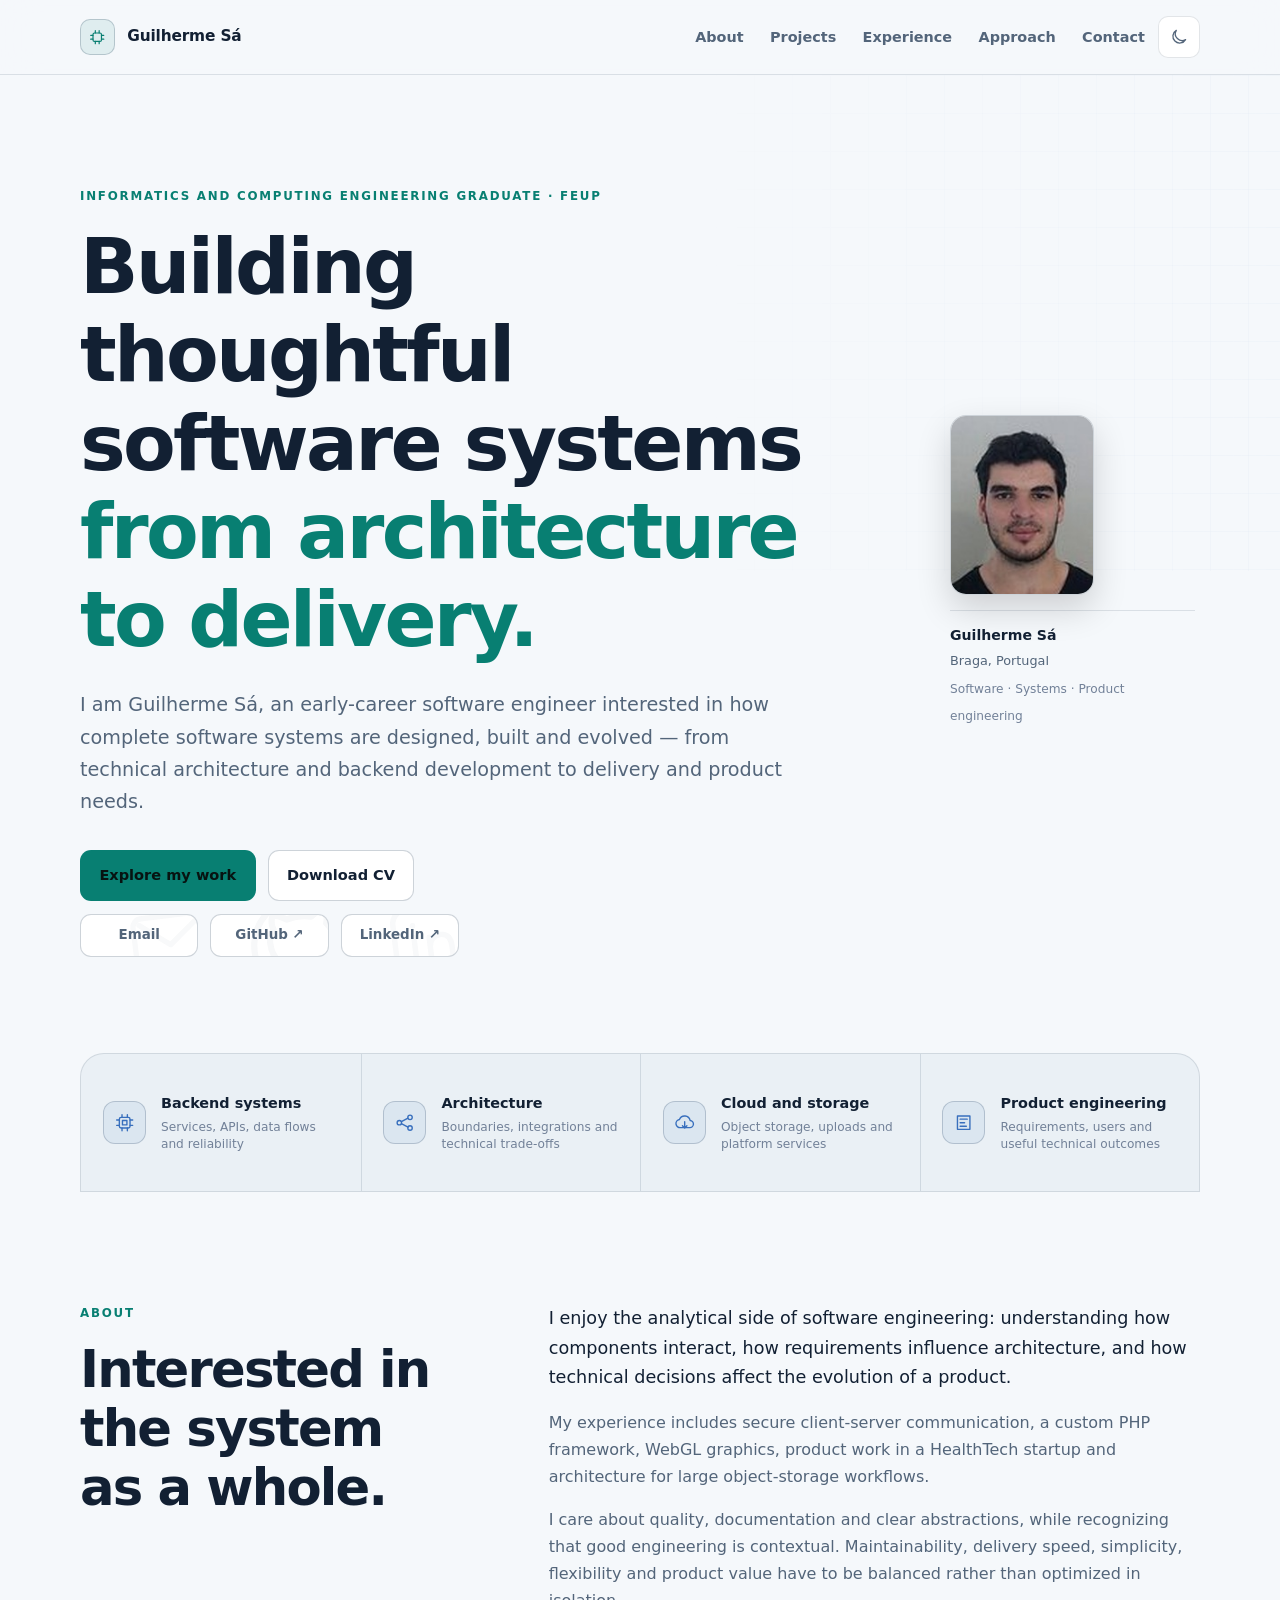
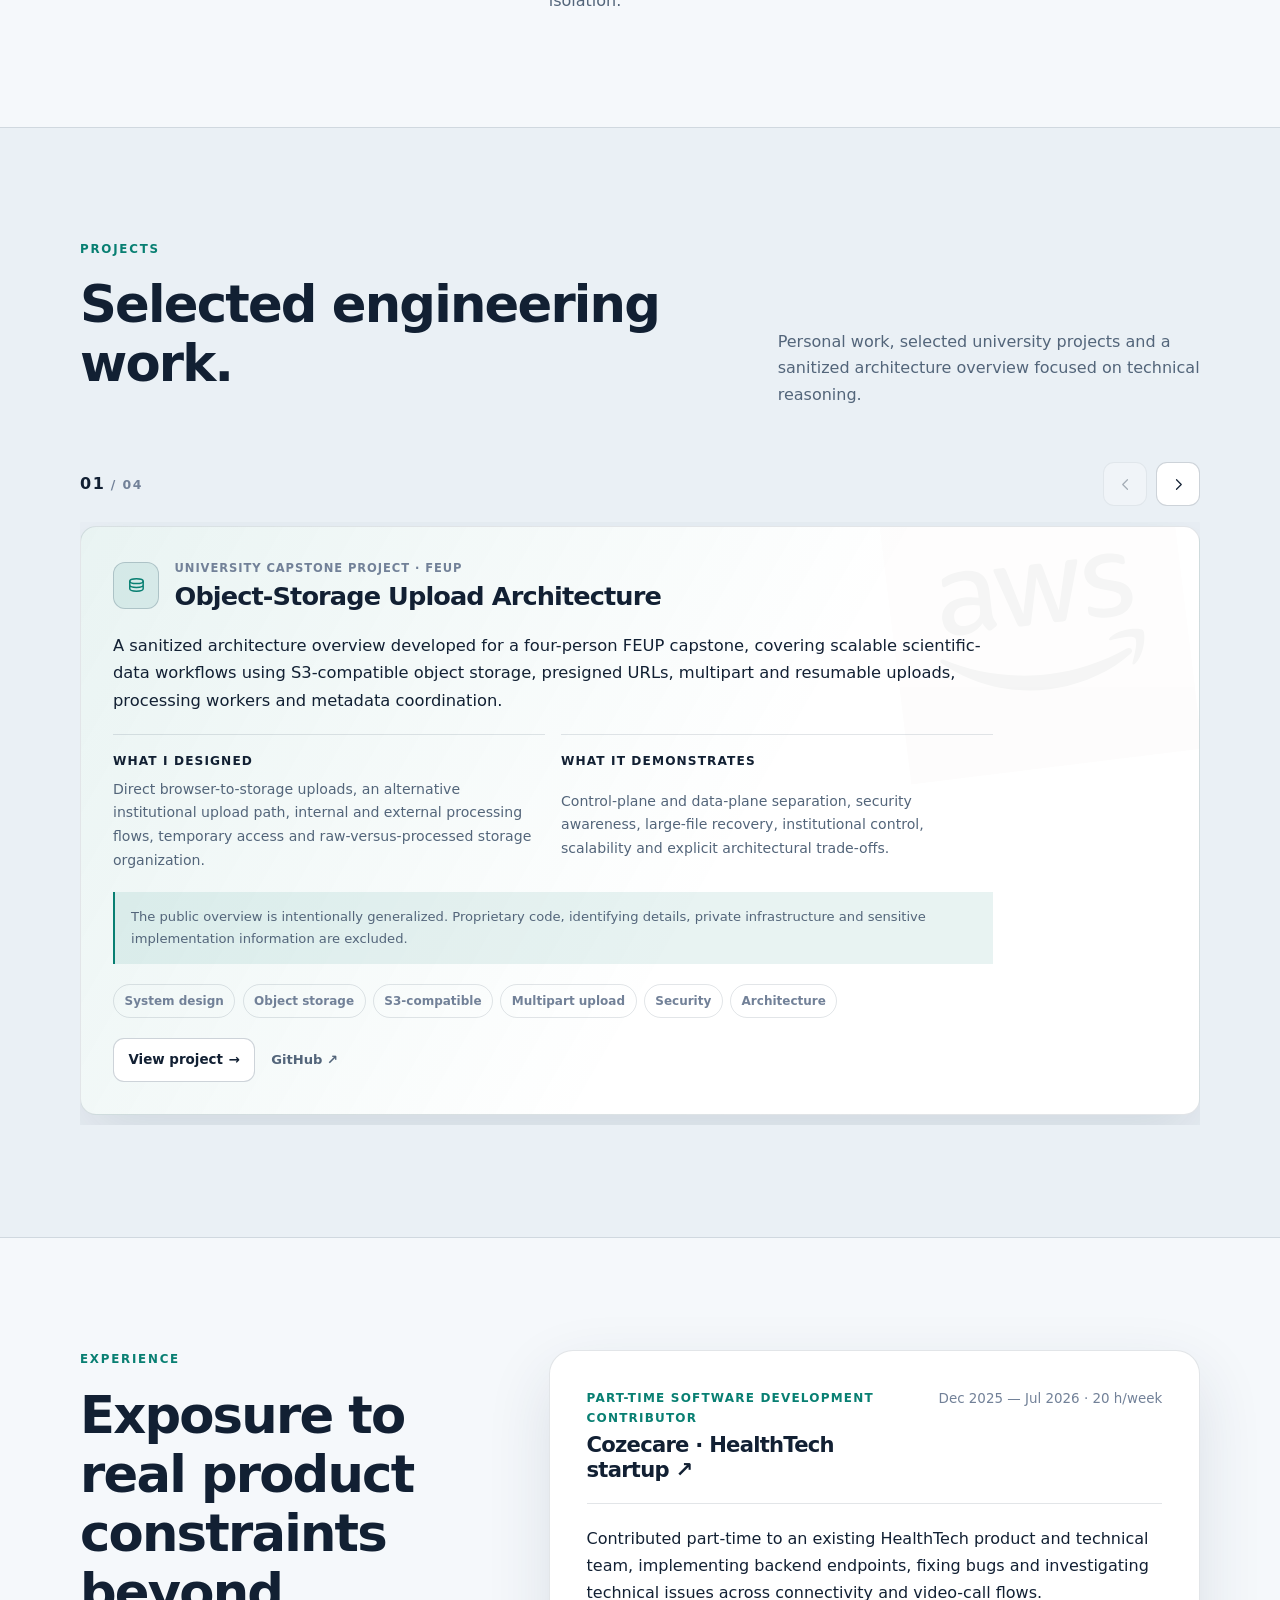
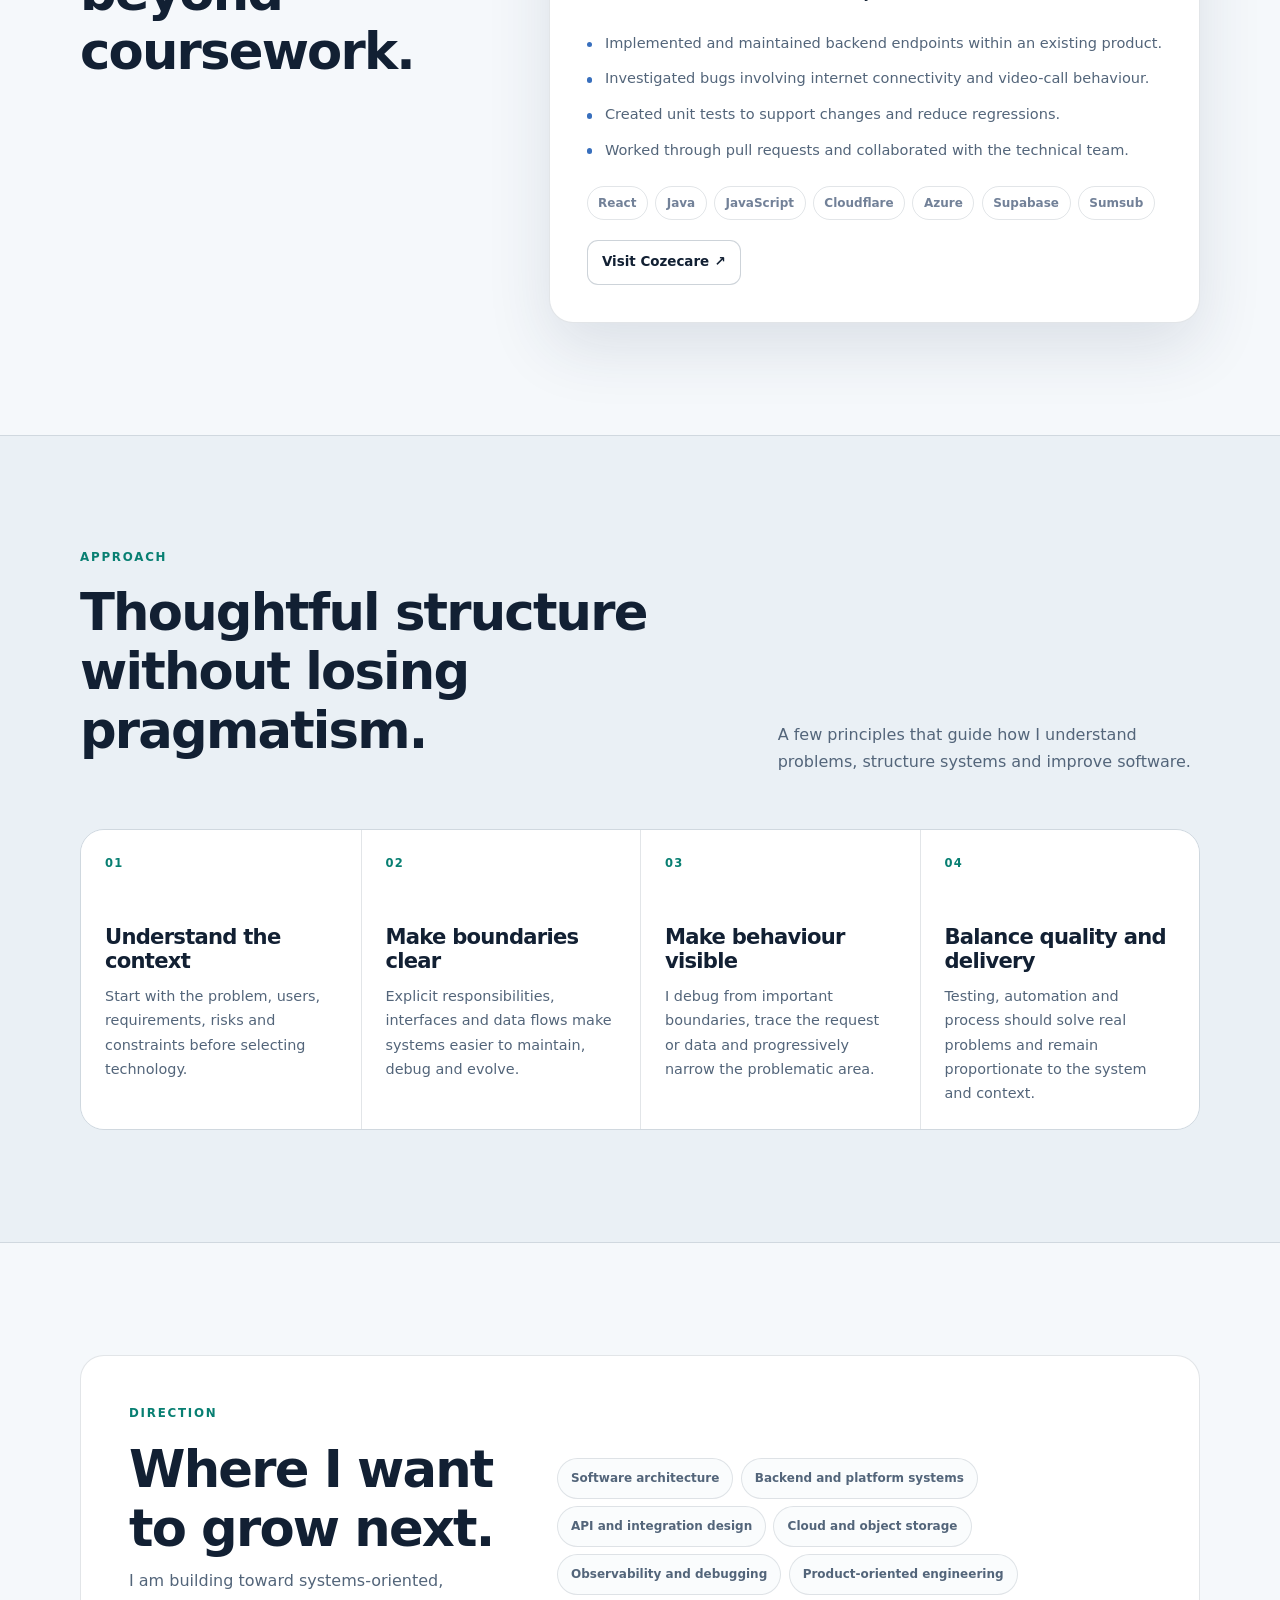
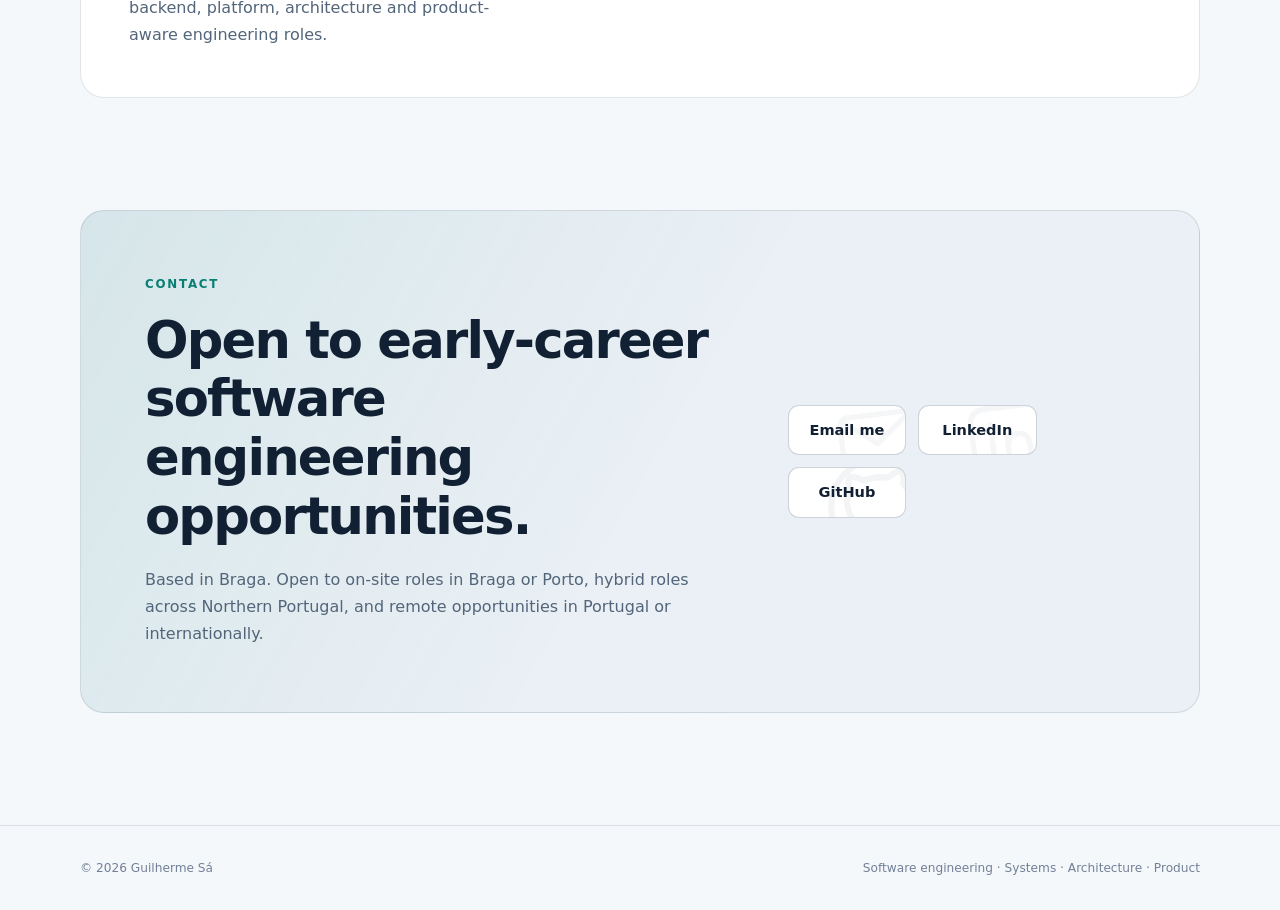
<file: index.html>
<!doctype html>
<html lang="en" data-theme="dark">
<head>
  <meta charset="utf-8">
  <meta name="viewport" content="width=device-width, initial-scale=1">

  <title>Guilherme Sá — Software Engineer</title>
  <meta
    name="description"
    content="Portfolio of Guilherme Sá, an Informatics and Computing Engineering graduate interested in building complete, maintainable software systems."
  >

  <meta property="og:title" content="Guilherme Sá — Software Engineer">
  <meta
    property="og:description"
    content="Selected engineering projects, technical project overviews and product experience."
  >
  <meta property="og:type" content="website">
  <meta property="og:image" content="assets/images/guilherme-sa.jpg">

  <link rel="icon" href="favicon.svg" type="image/svg+xml">
  <link rel="stylesheet" href="styles.css?v=20260816-6">
  <script src="script.js?v=20260816-6" defer></script>
</head>

<body>
  <a class="skip-link" href="#main-content">Skip to content</a>

  <header class="site-header">
    <nav class="container navigation" aria-label="Main navigation">
      <a class="brand" href="#top" aria-label="Go to the beginning">
        <span class="brand-icon" aria-hidden="true">
          <svg viewBox="0 0 24 24">
            <rect x="6.5" y="6.5" width="11" height="11" rx="2"></rect>
            <path d="M9.5 3.5v3M14.5 3.5v3M9.5 17.5v3M14.5 17.5v3M3.5 9.5h3M3.5 14.5h3M17.5 9.5h3M17.5 14.5h3"></path>
          </svg>
        </span>
        <span>Guilherme Sá</span>
      </a>

      <div class="navigation-actions">
        <div class="navigation-links" id="navigation-links">
          <a href="#about">About</a>
          <a href="#work">Projects</a>
          <a href="#experience">Experience</a>
          <a href="#approach">Approach</a>
          <a href="#contact">Contact</a>
        </div>

        <button
          class="theme-toggle"
          type="button"
          aria-label="Switch to light mode"
          title="Switch theme"
        >
          <svg class="sun-icon" viewBox="0 0 24 24" aria-hidden="true">
            <circle cx="12" cy="12" r="3.5"></circle>
            <path d="M12 2.5v2M12 19.5v2M2.5 12h2M19.5 12h2M5.3 5.3l1.4 1.4M17.3 17.3l1.4 1.4M18.7 5.3l-1.4 1.4M6.7 17.3l-1.4 1.4"></path>
          </svg>
          <svg class="moon-icon" viewBox="0 0 24 24" aria-hidden="true">
            <path d="M20 15.2A8.2 8.2 0 0 1 8.8 4a8.2 8.2 0 1 0 11.2 11.2Z"></path>
          </svg>
        </button>

        <button
          class="menu-button"
          type="button"
          aria-expanded="false"
          aria-controls="navigation-links"
        >
          <span></span><span></span><span></span>
          <span class="sr-only">Toggle navigation</span>
        </button>
      </div>
    </nav>
  </header>

  <main id="main-content">
    <section class="hero" id="top">
      <div class="hero-pattern" aria-hidden="true"></div>

      <div class="container hero-layout">
        <div class="hero-copy reveal">
          <p class="eyebrow">Informatics and Computing Engineering graduate · FEUP</p>

          <h1>
            Building thoughtful software systems
            <span>from architecture to delivery.</span>
          </h1>

          <p class="hero-introduction">
            I am Guilherme Sá, an early-career software engineer interested in
            how complete software systems are designed, built and evolved —
            from technical architecture and backend development to delivery
            and product needs.
          </p>

          <div class="hero-actions">
            <a class="button primary" href="#work">Explore my work</a>
            <a
              class="button secondary"
              href="assets/documents/Guilherme-Sa-CV-2026.pdf"
              target="_blank"
            >
              Download CV
            </a>
          </div>

          <div class="profile-actions" aria-label="External profile links">
            <a
              class="button quiet branded-button email-button"
              href="mailto:guilhermesa.pro@gmail.com"
            >
              <span class="brand-watermark" aria-hidden="true">
                <svg viewBox="0 0 24 24">
                  <rect x="3.5" y="5.5" width="17" height="13" rx="2"></rect>
                  <path d="m5 7 7 5.5L19 7"></path>
                </svg>
              </span>
              <span class="button-label">Email</span>
            </a>
            <a
              class="button quiet branded-button github-button"
              href="https://github.com/GuilhermeSa37"
              target="_blank"
              rel="noreferrer"
            >
              <span class="brand-watermark" aria-hidden="true">
                <svg viewBox="0 0 24 24">
                  <path d="M12 2.7a9.5 9.5 0 0 0-3 18.5c.5.1.7-.2.7-.5v-1.9c-2.8.6-3.4-1.2-3.4-1.2-.5-1.2-1.1-1.5-1.1-1.5-.9-.6.1-.6.1-.6 1 0 1.6 1 1.6 1 .9 1.6 2.4 1.1 3 .9.1-.7.4-1.1.7-1.4-2.3-.3-4.7-1.1-4.7-5a3.9 3.9 0 0 1 1-2.7 3.6 3.6 0 0 1 .1-2.7s.8-.3 2.8 1a9.7 9.7 0 0 1 5 0c1.9-1.3 2.8-1 2.8-1a3.6 3.6 0 0 1 .1 2.7 3.9 3.9 0 0 1 1 2.7c0 3.9-2.4 4.8-4.7 5 .4.3.7 1 .7 1.9v2.8c0 .4.2.6.7.5A9.5 9.5 0 0 0 12 2.7Z"></path>
                </svg>
              </span>
              <span class="button-label">GitHub <span aria-hidden="true">↗</span></span>
            </a>
            <a
              class="button quiet branded-button linkedin-button"
              href="https://www.linkedin.com/in/guilherme-s%C3%A1-6a38b1335/"
              target="_blank"
              rel="noreferrer"
            >
              <span class="brand-watermark" aria-hidden="true">
                <svg viewBox="0 0 24 24">
                  <rect x="3.5" y="3.5" width="17" height="17" rx="3"></rect>
                  <path d="M8 10v7M8 7.2v.1M11.5 17v-4.1c0-1.7 1-2.9 2.6-2.9 1.7 0 2.4 1.1 2.4 3V17M11.5 10.3V17"></path>
                </svg>
              </span>
              <span class="button-label">LinkedIn <span aria-hidden="true">↗</span></span>
            </a>
          </div>
        </div>

        <aside class="portrait-panel reveal">
          <div class="portrait-frame">
            <img
              src="assets/images/guilherme-sa.jpg"
              alt="Portrait of Guilherme Sá"
              width="144"
              height="180"
            >
          </div>

          <div class="portrait-note">
            <strong>Guilherme Sá</strong>
            <p>Braga, Portugal</p>
            <span>Software · Systems · Product engineering</span>
          </div>
        </aside>
      </div>

      <div class="container focus-strip reveal" aria-label="Primary engineering interests">
        <article>
          <span class="focus-icon" aria-hidden="true">
            <svg viewBox="0 0 24 24">
              <rect x="6" y="6" width="12" height="12" rx="2"></rect>
              <path d="M9 3v3M15 3v3M9 18v3M15 18v3M3 9h3M3 15h3M18 9h3M18 15h3"></path>
              <path d="M9.5 9.5h5v5h-5z"></path>
            </svg>
          </span>
          <div>
            <strong>Backend systems</strong>
            <span>Services, APIs, data flows and reliability</span>
          </div>
        </article>

        <article>
          <span class="focus-icon" aria-hidden="true">
            <svg viewBox="0 0 24 24">
              <circle cx="6" cy="12" r="2.5"></circle>
              <circle cx="18" cy="6" r="2.5"></circle>
              <circle cx="18" cy="18" r="2.5"></circle>
              <path d="M8.3 10.9 15.7 7M8.3 13.1l7.4 3.9"></path>
            </svg>
          </span>
          <div>
            <strong>Architecture</strong>
            <span>Boundaries, integrations and technical trade-offs</span>
          </div>
        </article>

        <article>
          <span class="focus-icon" aria-hidden="true">
            <svg viewBox="0 0 24 24">
              <path d="M7.5 17.5h10a4 4 0 0 0 .6-8 6.3 6.3 0 0 0-12-1.1A4.6 4.6 0 0 0 7.5 17.5Z"></path>
              <path d="M12 11v7M9.5 15.5 12 18l2.5-2.5"></path>
            </svg>
          </span>
          <div>
            <strong>Cloud and storage</strong>
            <span>Object storage, uploads and platform services</span>
          </div>
        </article>

        <article>
          <span class="focus-icon" aria-hidden="true">
            <svg viewBox="0 0 24 24">
              <path d="M5 4.5h14v15H5z"></path>
              <path d="M8 8h8M8 12h5M8 16h7"></path>
            </svg>
          </span>
          <div>
            <strong>Product engineering</strong>
            <span>Requirements, users and useful technical outcomes</span>
          </div>
        </article>
      </div>
    </section>

    <section class="section" id="about">
      <div class="container section-layout">
        <div class="section-introduction reveal">
          <p class="eyebrow">About</p>
          <h2>Interested in the system as a whole.</h2>
        </div>

        <div class="about-content reveal">
          <p class="lead">
            I enjoy the analytical side of software engineering: understanding
            how components interact, how requirements influence architecture,
            and how technical decisions affect the evolution of a product.
          </p>

          <p>
            My experience includes secure client-server communication, a custom
            PHP framework, WebGL graphics, product work in a HealthTech startup
            and architecture for large object-storage workflows.
          </p>

          <p>
            I care about quality, documentation and clear abstractions, while
            recognizing that good engineering is contextual. Maintainability,
            delivery speed, simplicity, flexibility and product value have to
            be balanced rather than optimized in isolation.
          </p>
        </div>
      </div>
    </section>

    <section class="section section-tinted" id="work">
      <div class="container">
        <div class="section-heading reveal">
          <div>
            <p class="eyebrow">Projects</p>
            <h2>Selected engineering work.</h2>
          </div>
          <p>
            Personal work, selected university projects and a sanitized
            architecture overview focused on technical reasoning.
          </p>
        </div>

        <div class="project-showcase-toolbar reveal">
          <p class="project-showcase-position" aria-live="polite">
            <span data-project-current>01</span>
            <span aria-hidden="true">/</span>
            <span data-project-total>04</span>
            <span class="sr-only">projects</span>
          </p>

          <div class="project-showcase-navigation" aria-label="Project navigation">
            <button
              class="project-showcase-button"
              type="button"
              data-project-previous
              aria-controls="project-showcase"
              aria-label="Show previous project"
              disabled
            >
              <svg viewBox="0 0 24 24" aria-hidden="true">
                <path d="m14.5 6-6 6 6 6"></path>
              </svg>
            </button>
            <button
              class="project-showcase-button"
              type="button"
              data-project-next
              aria-controls="project-showcase"
              aria-label="Show next project"
            >
              <svg viewBox="0 0 24 24" aria-hidden="true">
                <path d="m9.5 6 6 6-6 6"></path>
              </svg>
            </button>
          </div>
        </div>

        <div
          id="project-showcase"
          class="project-grid"
          data-project-showcase
          role="region"
          aria-roledescription="carousel"
          tabindex="0"
          aria-label="Selected projects. Use the left and right arrow keys to navigate."
        >
          <article class="project-card project-featured reveal">
            <span class="project-watermark project-watermark-aws" aria-hidden="true">
              <img class="aws-brandmark" src="assets/icons/aws-cloud-logo.svg" alt="">
            </span>
            <div class="project-header">
              <span class="project-icon" aria-hidden="true">
                <svg viewBox="0 0 24 24">
                  <path d="M5 7.5c0-1.4 3.1-2.5 7-2.5s7 1.1 7 2.5-3.1 2.5-7 2.5-7-1.1-7-2.5Z"></path>
                  <path d="M5 7.5v4c0 1.4 3.1 2.5 7 2.5s7-1.1 7-2.5v-4M5 11.5v4c0 1.4 3.1 2.5 7 2.5s7-1.1 7-2.5v-4"></path>
                </svg>
              </span>
              <div>
                <p class="project-type">University capstone project · FEUP</p>
                <h3>Object-Storage Upload Architecture</h3>
              </div>
            </div>

            <p class="project-summary">
              A sanitized architecture overview developed for a four-person
              FEUP capstone, covering scalable scientific-data workflows using
              S3-compatible object storage, presigned URLs, multipart and
              resumable uploads, processing workers and metadata coordination.
            </p>

            <div class="project-detail-grid">
              <div class="project-detail">
                <strong>What I designed</strong>
                <span>
                  Direct browser-to-storage uploads, an alternative
                  institutional upload path, internal and external processing
                  flows, temporary access and raw-versus-processed storage
                  organization.
                </span>
              </div>

              <div class="project-detail">
                <strong>What it demonstrates</strong>
                <span>
                  Control-plane and data-plane separation, security awareness,
                  large-file recovery, institutional control, scalability and
                  explicit architectural trade-offs.
                </span>
              </div>
            </div>

            <p class="confidentiality-note">
              The public overview is intentionally generalized. Proprietary code,
              identifying details, private infrastructure and sensitive
              implementation information are excluded.
            </p>

            <ul class="tags">
              <li>System design</li>
              <li>Object storage</li>
              <li>S3-compatible</li>
              <li>Multipart upload</li>
              <li>Security</li>
              <li>Architecture</li>
            </ul>

            <div class="project-actions">
              <a class="button project-button" href="projects/object-storage-upload-architecture.html">
                View project <span aria-hidden="true">→</span>
              </a>
              <a
                class="project-source-link"
                href="https://github.com/GuilhermeSa37/object-storage-upload-architecture"
                target="_blank"
                rel="noreferrer"
              >
                GitHub <span aria-hidden="true">↗</span>
              </a>
            </div>
          </article>

          <article class="project-card reveal">
            <span class="project-watermark project-watermark-java" aria-hidden="true">
              <svg viewBox="0 0 128 128" focusable="false">
                <path d="M47.617 98.12s-4.767 2.774 3.397 3.71c9.892 1.13 14.947.968 25.845-1.092 0 0 2.871 1.795 6.873 3.351-24.439 10.47-55.308-.607-36.115-5.969zm-2.988-13.665s-5.348 3.959 2.823 4.805c10.567 1.091 18.91 1.18 33.354-1.6 0 0 1.993 2.025 5.132 3.131-29.542 8.64-62.446.68-41.309-6.336zM69.802 61.271c6.025 6.935-1.58 13.17-1.58 13.17s15.289-7.891 8.269-17.777c-6.559-9.215-11.587-13.792 15.635-29.58 0 .001-42.731 10.67-22.324 34.187zm32.321 46.958s3.529 2.91-3.888 5.159c-14.102 4.272-58.706 5.56-71.094.171-4.451-1.938 3.899-4.625 6.526-5.192 2.739-.593 4.303-.485 4.303-.485-4.953-3.487-32.013 6.85-13.743 9.815 49.821 8.076 90.817-3.637 77.896-9.468zM49.912 70.294s-22.686 5.389-8.033 7.348c6.188.828 18.518.638 30.011-.326 9.39-.789 18.813-2.474 18.813-2.474s-3.308 1.419-5.704 3.053c-23.042 6.061-67.544 3.238-54.731-2.958 10.832-5.239 19.644-4.643 19.644-4.643zm40.697 22.747c23.421-12.167 12.591-23.86 5.032-22.285-1.848.385-2.677.72-2.677.72s.688-1.079 2-1.543c14.953-5.255 26.451 15.503-4.823 23.725 0-.002.359-.327.468-.617zM76.491 1.587S89.459 14.563 64.188 34.51c-20.266 16.006-4.621 25.13-.007 35.559-11.831-10.673-20.509-20.07-14.688-28.815C58.041 28.42 81.722 22.195 76.491 1.587zM52.214 126.021c22.476 1.437 57-.8 57.817-11.436 0 0-1.571 4.032-18.577 7.231-19.186 3.612-42.854 3.191-56.887.874 0 .001 2.875 2.381 17.647 3.331z"></path>
              </svg>
            </span>
            <div class="project-header">
              <span class="project-icon" aria-hidden="true">
                <svg viewBox="0 0 24 24">
                  <rect x="4.5" y="5.5" width="15" height="13" rx="2"></rect>
                  <path d="m7.5 10 3 2-3 2M12.5 15h4"></path>
                </svg>
              </span>
              <div>
                <p class="project-type">Distributed systems</p>
                <h3>Secure Distributed Chat</h3>
              </div>
            </div>

            <p class="project-summary">
              A Java 21 client-server chat system featuring TLS communication,
              virtual threads, authentication, reconnectable sessions,
              multiple rooms and slow-client protection.
            </p>

            <div class="project-detail">
              <strong>My contribution</strong>
              <span>
                Designed the initial architecture and implemented TLS and
                socket communication, the virtual-thread concurrency model,
                user management, thread-safe shared state and part of the
                fault-tolerance system.
              </span>
            </div>

            <ul class="tags">
              <li>Java 21</li><li>TLS</li><li>Networking</li>
              <li>Concurrency</li><li>Distributed systems</li>
            </ul>

            <div class="project-actions">
              <a class="button project-button" href="projects/secure-distributed-chat.html">
                View project <span aria-hidden="true">→</span>
              </a>
              <a
                class="project-source-link"
                href="https://github.com/GuilhermeSa37/secure-distributed-chat"
                target="_blank"
                rel="noreferrer"
              >
                GitHub <span aria-hidden="true">↗</span>
              </a>
            </div>
          </article>

          <article class="project-card reveal">
            <span class="project-watermark project-watermark-php" aria-hidden="true">
              <svg viewBox="0 0 24 24" focusable="false">
                <path d="M7.01 10.207h-.944l-.515 2.648h.838c.556 0 .97-.105 1.242-.314.272-.21.455-.559.55-1.049.092-.47.05-.802-.124-.995-.175-.193-.523-.29-1.047-.29zM12 5.688C5.373 5.688 0 8.514 0 12s5.373 6.313 12 6.313S24 15.486 24 12c0-3.486-5.373-6.312-12-6.312zm-3.26 7.451c-.261.25-.575.438-.917.551-.336.108-.765.164-1.285.164H5.357l-.327 1.681H3.652l1.23-6.326h2.65c.797 0 1.378.209 1.744.628.366.418.476 1.002.33 1.752a2.836 2.836 0 0 1-.305.847c-.143.255-.33.49-.561.703zm4.024.715.543-2.799c.063-.318.039-.536-.068-.651-.107-.116-.336-.174-.687-.174H11.46l-.704 3.625H9.388l1.23-6.327h1.367l-.327 1.682h1.218c.767 0 1.295.134 1.586.401s.378.7.263 1.299l-.572 2.944h-1.389zm7.597-2.265a2.782 2.782 0 0 1-.305.847c-.143.255-.33.49-.561.703a2.44 2.44 0 0 1-.917.551c-.336.108-.765.164-1.286.164h-1.18l-.327 1.682h-1.378l1.23-6.326h2.649c.797 0 1.378.209 1.744.628.366.417.477 1.001.331 1.751zM17.766 10.207h-.943l-.516 2.648h.838c.557 0 .971-.105 1.242-.314.272-.21.455-.559.551-1.049.092-.47.049-.802-.125-.995s-.524-.29-1.047-.29z"></path>
              </svg>
            </span>
            <div class="project-header">
              <span class="project-icon" aria-hidden="true">
                <svg viewBox="0 0 24 24">
                  <path d="M5 5h14v14H5z"></path>
                  <path d="M8 8h8v3H8zM8 14h3v2H8zM14 14h2v2h-2z"></path>
                </svg>
              </span>
              <div>
                <p class="project-type">Independent full-stack project</p>
                <h3>PulseFit Gym Management</h3>
              </div>
            </div>

            <p class="project-summary">
              A full-stack gym-management application built independently
              using PHP, JavaScript and SQLite, including a custom lightweight
              MVC-style framework.
            </p>

            <div class="project-detail">
              <strong>My contribution</strong>
              <span>
                Designed and implemented the complete application, framework
                structure, routing, controllers, authentication, database
                layer, role-based dashboards, class scheduling and JSON API.
              </span>
            </div>

            <ul class="tags">
              <li>PHP</li><li>JavaScript</li><li>SQLite</li>
              <li>Custom MVC</li><li>REST API</li>
            </ul>

            <div class="project-actions">
              <a class="button project-button" href="projects/pulsefit-gym-management.html">
                View project <span aria-hidden="true">→</span>
              </a>
              <a
                class="project-source-link"
                href="https://github.com/GuilhermeSa37/pulsefit-gym-management"
                target="_blank"
                rel="noreferrer"
              >
                GitHub <span aria-hidden="true">↗</span>
              </a>
            </div>
          </article>

          <article class="project-card reveal">
            <span class="project-watermark project-watermark-webgl" aria-hidden="true">
              <svg viewBox="0 0 24 24" focusable="false">
                <path d="M3.489 10.164c-.565.548-.885 1.172-.885 1.835 0 2.167 3.415 3.921 7.631 3.921 2.339 0 4.437-.484 5.837-1.335-1.533 1.426-4.265 2.43-7.385 2.43C3.89 17.015 0 14.769 0 11.999s3.89-5.014 8.689-5.014c3.131.002 5.872 1.009 7.398 2.444-1.399-.856-3.504-1.351-5.852-1.351-2.506 0-4.73.621-6.121 1.579l.785 3.395.971-3.481h.737l.971 3.481.805-3.481h.805L7.953 14.11h-.717l-.991-3.566L5.24 14.11h-.714zm19.839 3.48h-.162v.424h-.142v-.424h-.164v-.122h.468zm.064-.122h.209l.095.364.096-.364H24v.546h-.133v-.415h-.002l-.113.415h-.109l-.115-.415h-.003v.415h-.133zm-5.699.515c-.2.084-.399.126-.601.126-.319 0-.608-.055-.863-.166q-.3825-.1665-.645-.459c-.175-.195-.311-.424-.404-.688-.093-.263-.14-.547-.14-.851 0-.313.047-.601.14-.869.093-.269.226-.502.402-.699.175-.2.39-.355.645-.468s.541-.171.863-.171c.215 0 .421.034.621.098.199.064.381.16.543.284s.295.279.399.463.169.395.193.632h-.874c-.055-.233-.159-.408-.315-.525-.155-.118-.343-.176-.567-.176-.207 0-.382.04-.526.12s-.262.187-.35.322a1.41 1.41 0 0 0-.196.459c-.039.171-.062.348-.062.532 0 .175.02.346.062.512.04.167.107.315.196.448.088.133.206.24.35.32s.319.119.526.119c.303 0 .539-.077.705-.23s.262-.375.29-.668h-.922v-.689h1.75v2.255h-.584l-.093-.472c-.162.21-.344.357-.543.441m2.708-4.14v3.395h2.033v.774h-2.949V9.897zm-9.204 1.585c.109.151.191.337.251.557.053.21.08.452.08.716v.047H9.372c.011.41.164.876.807.876.45 0 .703-.344.719-.537l.002-.042h.592l-.007.051c-.008.075-.051.222-.135.377-.049.086-.104.166-.166.239a1.3 1.3 0 0 1-.248.218c-.071.046-.158.1-.287.139-.148.047-.326.069-.543.069-.415 0-.763-.151-1.007-.434a1.43 1.43 0 0 1-.266-.482c-.06-.182-.091-.386-.091-.601 0-.485.12-.896.348-1.186.125-.158.278-.28.457-.362.191-.086.41-.131.654-.131.218 0 .413.043.581.127.165.082.304.202.415.359m-1.064.047c-.402 0-.741.357-.765.785h1.543c-.046-.528-.302-.785-.778-.785m4.373.388c.058.182.086.381.084.588 0 .19-.022.385-.064.563-.049.206-.122.39-.22.545-.11.178-.252.318-.419.415-.186.109-.408.164-.654.164-.228 0-.426-.057-.585-.173a.89.89 0 0 1-.198-.193v.282h-.561V9.983h.59v1.393c.093-.111.202-.2.324-.262.146-.078.313-.118.497-.12.199 0 .383.04.547.118.158.075.295.184.408.324.109.135.193.297.251.481m-.53.67c0-.2-.013-.459-.111-.672-.12-.26-.335-.384-.654-.384-.3 0-.506.135-.628.417-.084.195-.126.452-.126.785 0 .696.412.942.765.942.244 0 .435-.102.565-.303.125-.191.189-.462.189-.785"></path>
              </svg>
            </span>
            <div class="project-header">
              <span class="project-icon" aria-hidden="true">
                <svg viewBox="0 0 24 24">
                  <path d="M4.5 17.5 9 9l3 5 2.2-3.5 5.3 7"></path>
                  <circle cx="17.5" cy="6.5" r="2"></circle>
                  <path d="M4 19.5h16"></path>
                </svg>
              </span>
              <div>
                <p class="project-type">Interactive computer graphics</p>
                <h3>Prairie Survival</h3>
              </div>
            </div>

            <p class="project-summary">
              An interactive WebGL survival game featuring shaders,
              atmospheric rendering, gameplay systems and an explorable 3D
              environment.
            </p>

            <div class="project-detail">
              <strong>My contribution</strong>
              <span>
                Implemented the barn, delivery zone, environmental objects,
                directional-arrow shader, much of the gameplay logic, sky dome
                and cloud system.
              </span>
            </div>

            <ul class="tags">
              <li>WebGL</li><li>JavaScript</li><li>GLSL</li>
              <li>Game systems</li>
            </ul>

            <a
              class="button project-button"
              href="https://github.com/GuilhermeSa37/prairie-survival-webgl"
              target="_blank"
              rel="noreferrer"
            >
              View repository <span aria-hidden="true">↗</span>
            </a>
          </article>
        </div>
      </div>
    </section>

    <section class="section" id="experience">
      <div class="container section-layout">
        <div class="section-introduction reveal">
          <p class="eyebrow">Experience</p>
          <h2>Exposure to real product constraints beyond coursework.</h2>
        </div>

        <article class="experience-panel reveal">
          <div class="experience-header">
            <div>
              <p class="role">Part-time Software Development Contributor</p>
              <h3>
                <a
                  class="company-link"
                  href="https://cozecare.com/"
                  target="_blank"
                  rel="noreferrer"
                >
                  Cozecare · HealthTech startup
                  <span aria-hidden="true">↗</span>
                </a>
              </h3>
            </div>
            <p class="date">Dec 2025 — Jul 2026 · 20 h/week</p>
          </div>

          <p class="experience-summary">
            Contributed part-time to an existing HealthTech product and
            technical team, implementing backend endpoints, fixing bugs and
            investigating technical issues across connectivity and video-call
            flows.
          </p>

          <div class="experience-points">
            <p>Implemented and maintained backend endpoints within an existing product.</p>
            <p>Investigated bugs involving internet connectivity and video-call behaviour.</p>
            <p>Created unit tests to support changes and reduce regressions.</p>
            <p>Worked through pull requests and collaborated with the technical team.</p>
          </div>

          <ul class="technology-list">
            <li>React</li><li>Java</li><li>JavaScript</li><li>Cloudflare</li>
            <li>Azure</li><li>Supabase</li><li>Sumsub</li>
          </ul>

          <a
            class="button project-button experience-link"
            href="https://cozecare.com/"
            target="_blank"
            rel="noreferrer"
          >
            Visit Cozecare <span aria-hidden="true">↗</span>
          </a>
        </article>
      </div>
    </section>

    <section class="section section-tinted" id="approach">
      <div class="container">
        <div class="section-heading reveal">
          <div>
            <p class="eyebrow">Approach</p>
            <h2>Thoughtful structure without losing pragmatism.</h2>
          </div>
          <p>
            A few principles that guide how I understand problems, structure
            systems and improve software.
          </p>
        </div>

        <div class="principle-grid">
          <article class="principle reveal">
            <span class="principle-number">01</span>
            <h3>Understand the context</h3>
            <p>
              Start with the problem, users, requirements, risks and
              constraints before selecting technology.
            </p>
          </article>

          <article class="principle reveal">
            <span class="principle-number">02</span>
            <h3>Make boundaries clear</h3>
            <p>
              Explicit responsibilities, interfaces and data flows make systems
              easier to maintain, debug and evolve.
            </p>
          </article>

          <article class="principle reveal">
            <span class="principle-number">03</span>
            <h3>Make behaviour visible</h3>
            <p>
              I debug from important boundaries, trace the request or data and
              progressively narrow the problematic area.
            </p>
          </article>

          <article class="principle reveal">
            <span class="principle-number">04</span>
            <h3>Balance quality and delivery</h3>
            <p>
              Testing, automation and process should solve real problems and
              remain proportionate to the system and context.
            </p>
          </article>
        </div>
      </div>
    </section>

    <section class="section interests-section">
      <div class="container interests-panel reveal">
        <div>
          <p class="eyebrow">Direction</p>
          <h2>Where I want to grow next.</h2>
          <p>
            I am building toward systems-oriented, backend, platform,
            architecture and product-aware engineering roles.
          </p>
        </div>

        <ul class="interest-list">
          <li>Software architecture</li>
          <li>Backend and platform systems</li>
          <li>API and integration design</li>
          <li>Cloud and object storage</li>
          <li>Observability and debugging</li>
          <li>Product-oriented engineering</li>
        </ul>
      </div>
    </section>

    <section class="section contact-section" id="contact">
      <div class="container contact-panel reveal">
        <div>
          <p class="eyebrow">Contact</p>
          <h2>Open to early-career software engineering opportunities.</h2>
          <p>
            Based in Braga. Open to on-site roles in Braga or Porto, hybrid
            roles across Northern Portugal, and remote opportunities in
            Portugal or internationally.
          </p>
        </div>

        <div class="contact-actions">
          <a
            class="button secondary branded-button email-button"
            href="mailto:guilhermesa.pro@gmail.com"
          >
            <span class="brand-watermark" aria-hidden="true">
              <svg viewBox="0 0 24 24">
                <rect x="3.5" y="5.5" width="17" height="13" rx="2"></rect>
                <path d="m5 7 7 5.5L19 7"></path>
              </svg>
            </span>
            <span class="button-label">Email me</span>
          </a>
          <a
            class="button secondary branded-button linkedin-button"
            href="https://www.linkedin.com/in/guilherme-s%C3%A1-6a38b1335/"
            target="_blank"
            rel="noreferrer"
          >
            <span class="brand-watermark" aria-hidden="true">
                <svg viewBox="0 0 24 24">
                  <rect x="3.5" y="3.5" width="17" height="17" rx="3"></rect>
                  <path d="M8 10v7M8 7.2v.1M11.5 17v-4.1c0-1.7 1-2.9 2.6-2.9 1.7 0 2.4 1.1 2.4 3V17M11.5 10.3V17"></path>
                </svg>
              </span>
            <span class="button-label">LinkedIn</span>
          </a>
          <a
            class="button secondary branded-button github-button"
            href="https://github.com/GuilhermeSa37"
            target="_blank"
            rel="noreferrer"
          >
            <span class="brand-watermark" aria-hidden="true">
                <svg viewBox="0 0 24 24">
                  <path d="M12 2.7a9.5 9.5 0 0 0-3 18.5c.5.1.7-.2.7-.5v-1.9c-2.8.6-3.4-1.2-3.4-1.2-.5-1.2-1.1-1.5-1.1-1.5-.9-.6.1-.6.1-.6 1 0 1.6 1 1.6 1 .9 1.6 2.4 1.1 3 .9.1-.7.4-1.1.7-1.4-2.3-.3-4.7-1.1-4.7-5a3.9 3.9 0 0 1 1-2.7 3.6 3.6 0 0 1 .1-2.7s.8-.3 2.8 1a9.7 9.7 0 0 1 5 0c1.9-1.3 2.8-1 2.8-1a3.6 3.6 0 0 1 .1 2.7 3.9 3.9 0 0 1 1 2.7c0 3.9-2.4 4.8-4.7 5 .4.3.7 1 .7 1.9v2.8c0 .4.2.6.7.5A9.5 9.5 0 0 0 12 2.7Z"></path>
                </svg>
              </span>
            <span class="button-label">GitHub</span>
          </a>
        </div>
      </div>
    </section>
  </main>

  <footer class="site-footer">
    <div class="container footer-content">
      <p>© <span id="year"></span> Guilherme Sá</p>
      <p>Software engineering · Systems · Architecture · Product</p>
    </div>
  </footer>
</body>
</html>
</file>
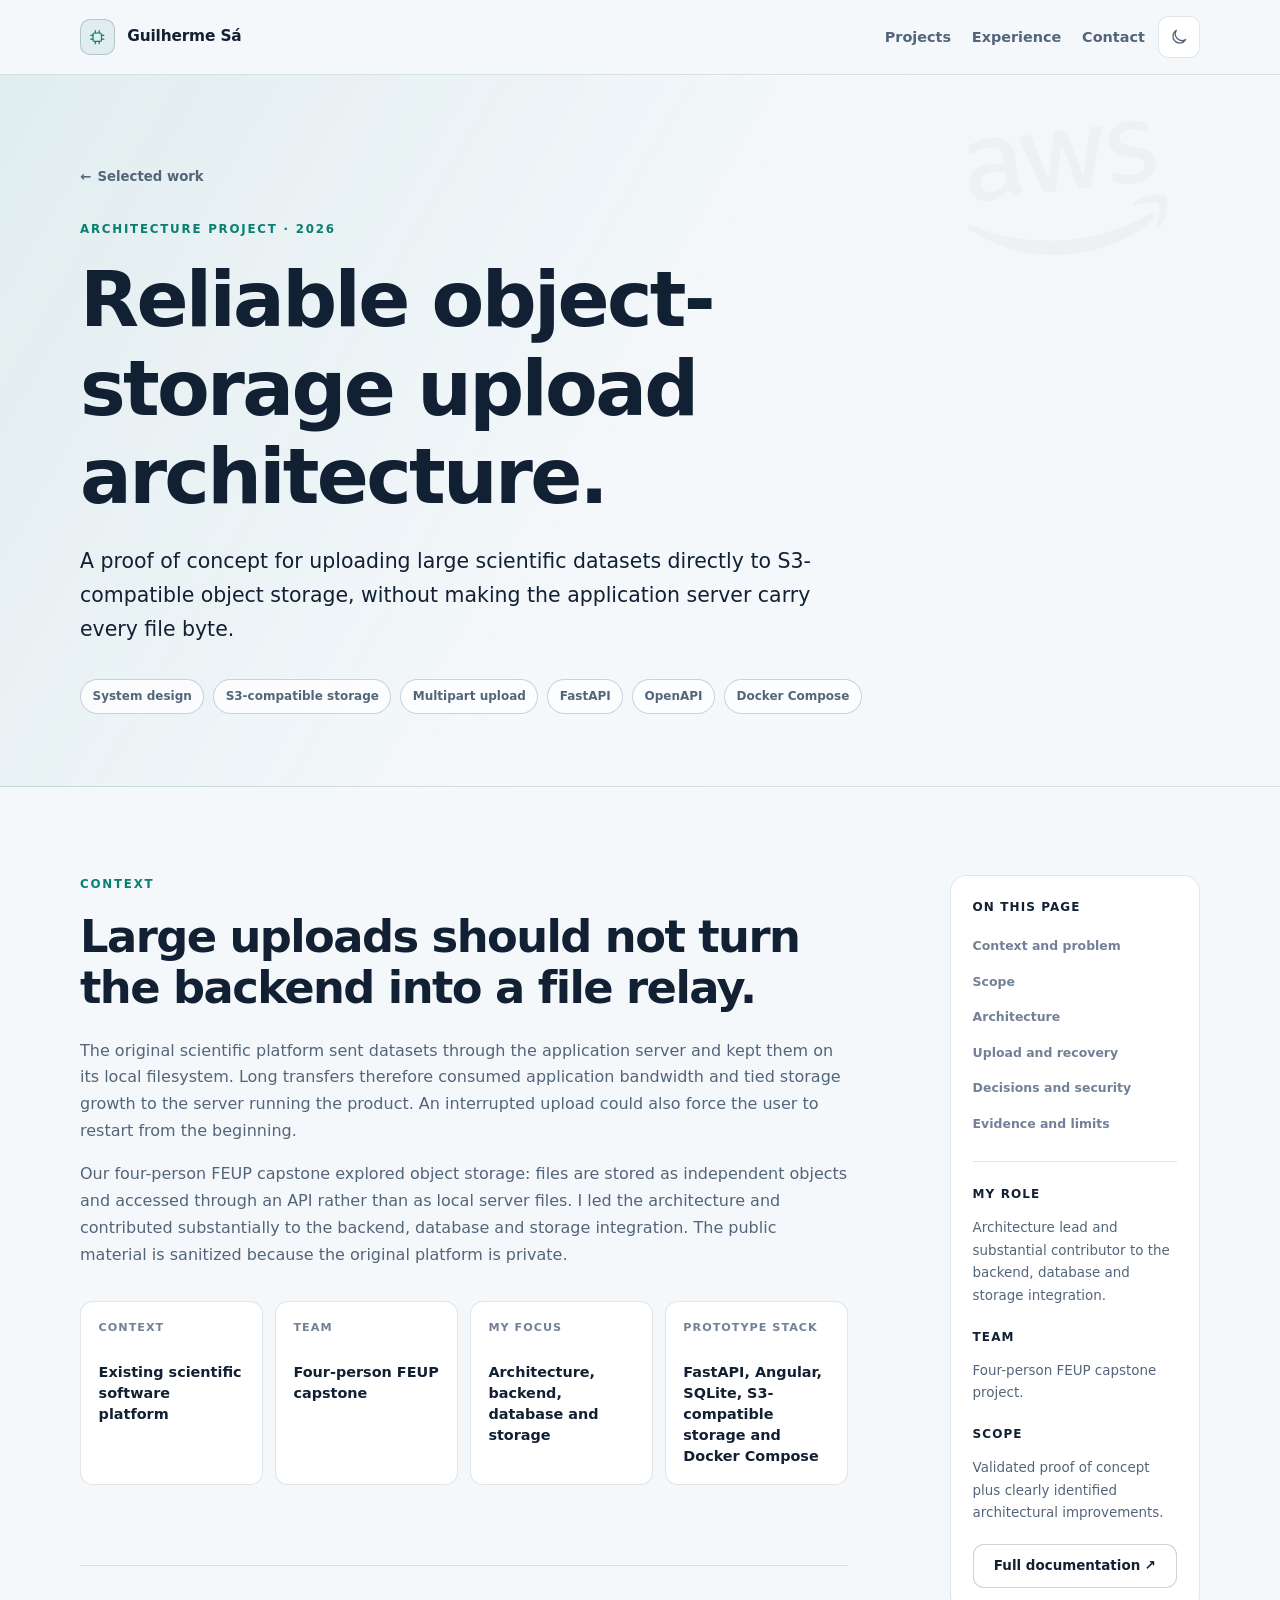
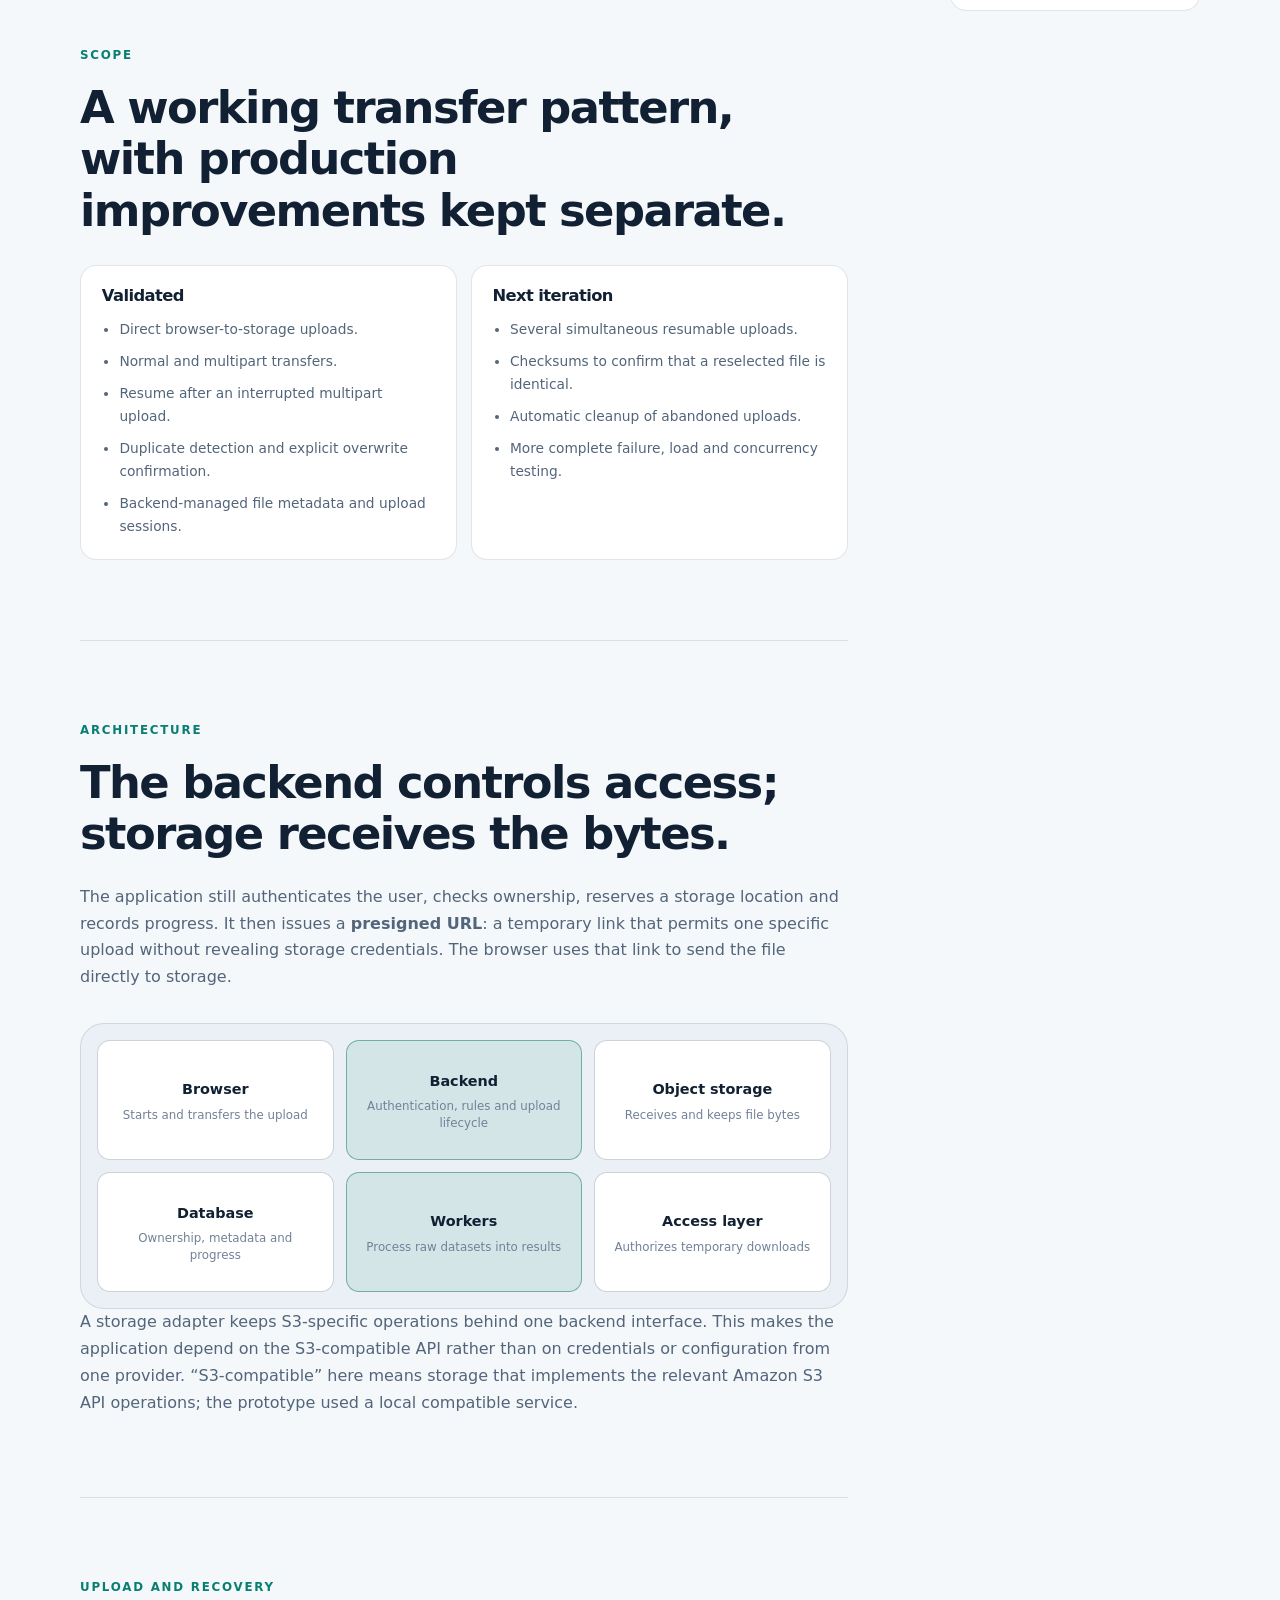
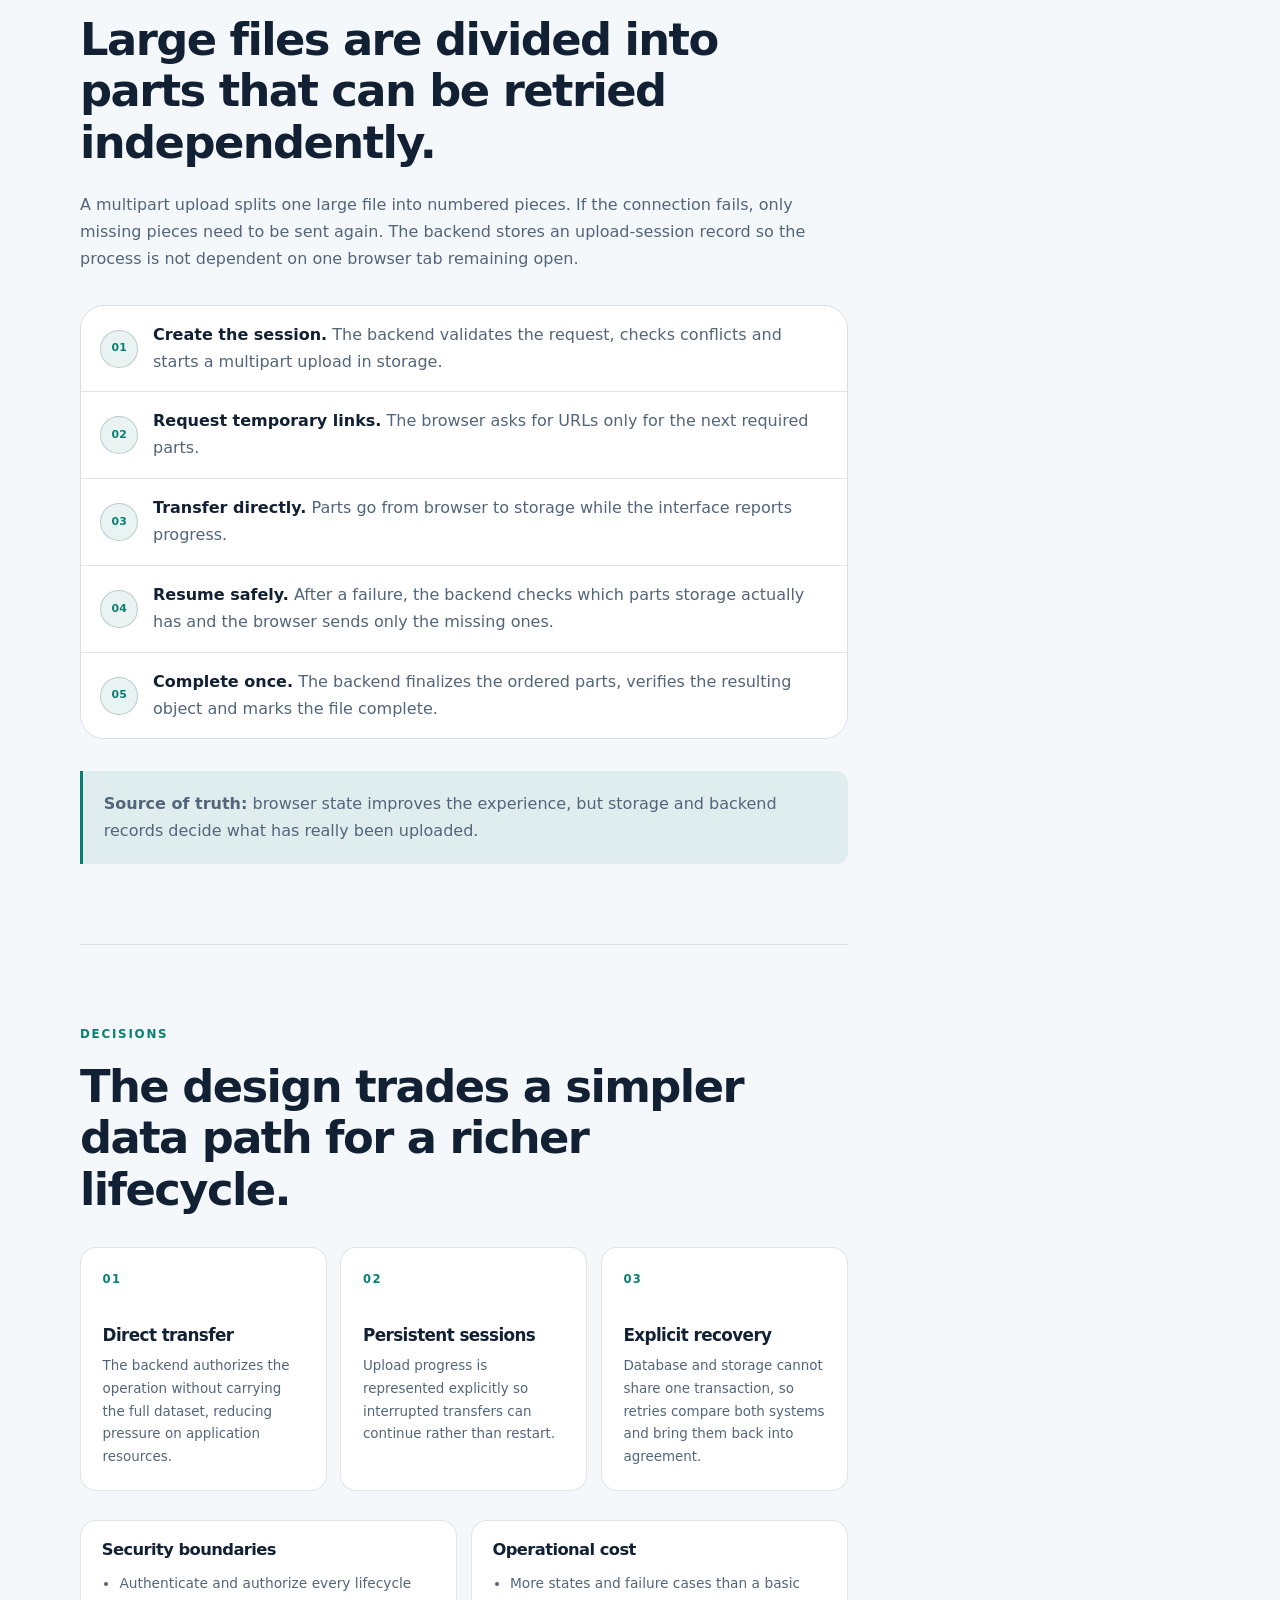
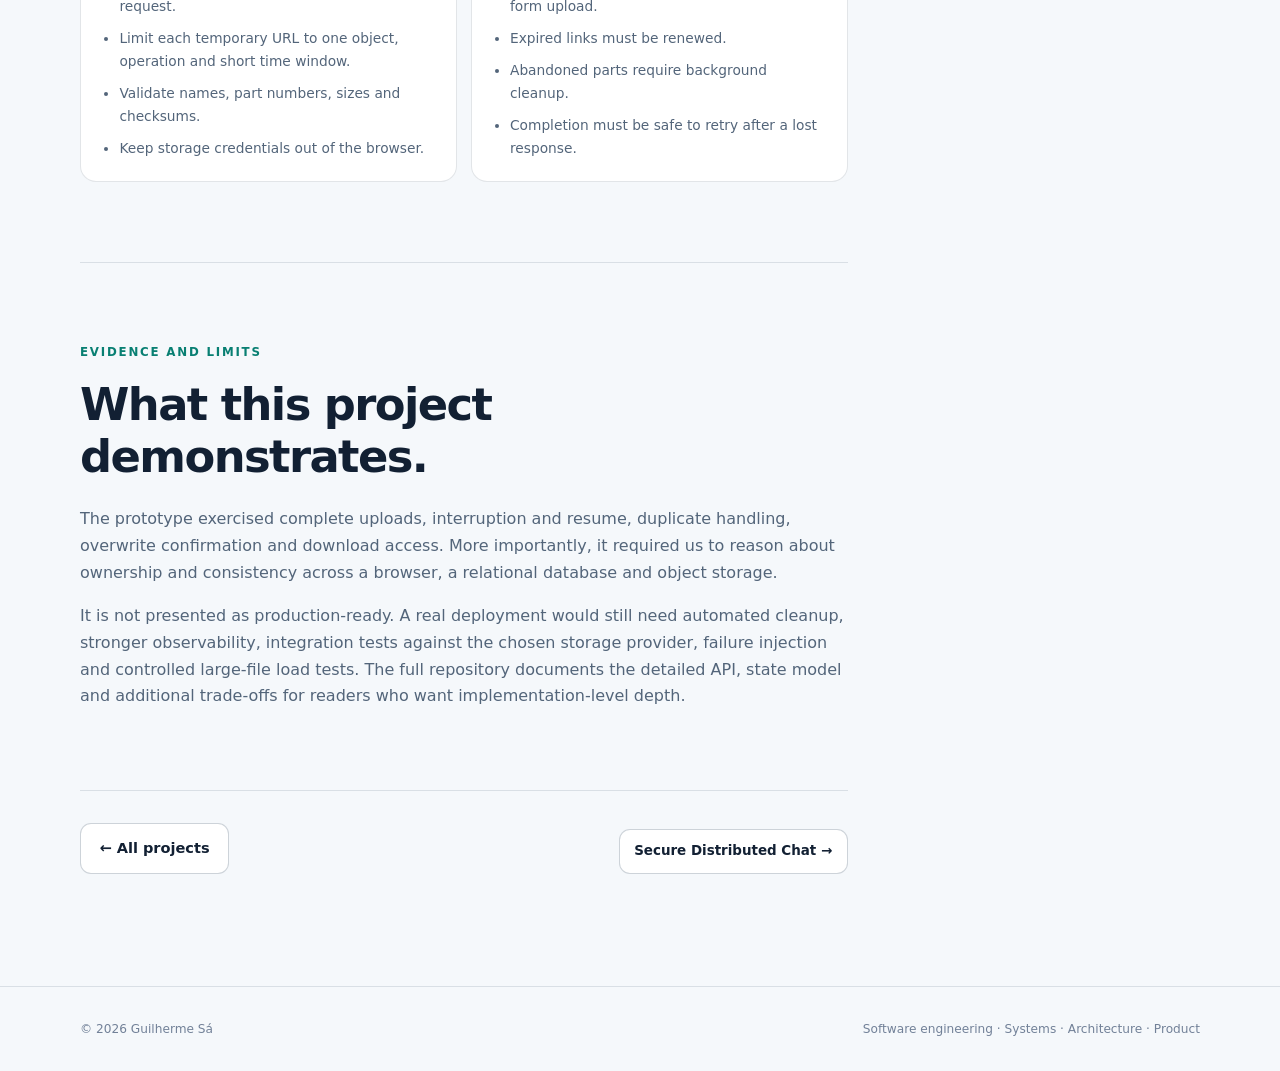
<file: projects/object-storage-upload-architecture.html>
<!doctype html>
<html lang="en" data-theme="dark">
<head>
  <meta charset="utf-8">
  <meta name="viewport" content="width=device-width, initial-scale=1">
  <title>Object-Storage Upload Architecture — Guilherme Sá</title>
  <meta name="description" content="Technical project overview for reliable large-file uploads using S3-compatible object storage, presigned URLs and resumable multipart uploads.">
  <link rel="icon" href="../favicon.svg" type="image/svg+xml">
  <link rel="stylesheet" href="../styles.css?v=20260816-6">
  <script src="../script.js?v=20260816-6" defer></script>
</head>

<body class="case-study-page">
  <a class="skip-link" href="#case-study-content">Skip to content</a>

  <header class="site-header">
    <nav class="container navigation" aria-label="Main navigation">
      <a class="brand" href="../index.html#top" aria-label="Go to Guilherme Sá's homepage">
        <span class="brand-icon" aria-hidden="true">
          <svg viewBox="0 0 24 24">
            <rect x="6.5" y="6.5" width="11" height="11" rx="2"></rect>
            <path d="M9.5 3.5v3M14.5 3.5v3M9.5 17.5v3M14.5 17.5v3M3.5 9.5h3M3.5 14.5h3M17.5 9.5h3M17.5 14.5h3"></path>
          </svg>
        </span>
        <span>Guilherme Sá</span>
      </a>

      <div class="navigation-actions">
        <div class="navigation-links" id="navigation-links">
          <a href="../index.html#work">Projects</a>
          <a href="../index.html#experience">Experience</a>
          <a href="../index.html#contact">Contact</a>
        </div>
        <button class="theme-toggle" type="button" aria-label="Switch to light mode" title="Switch theme">
          <svg class="sun-icon" viewBox="0 0 24 24" aria-hidden="true">
            <circle cx="12" cy="12" r="3.5"></circle>
            <path d="M12 2.5v2M12 19.5v2M2.5 12h2M19.5 12h2M5.3 5.3l1.4 1.4M17.3 17.3l1.4 1.4M18.7 5.3l-1.4 1.4M6.7 17.3l-1.4 1.4"></path>
          </svg>
          <svg class="moon-icon" viewBox="0 0 24 24" aria-hidden="true"><path d="M20 15.2A8.2 8.2 0 0 1 8.8 4a8.2 8.2 0 1 0 11.2 11.2Z"></path></svg>
        </button>
        <button class="menu-button" type="button" aria-expanded="false" aria-controls="navigation-links">
          <span></span><span></span><span></span><span class="sr-only">Toggle navigation</span>
        </button>
      </div>
    </nav>
  </header>

  <main id="case-study-content">
    <section class="case-study-hero">
      <span class="case-study-brandmark" aria-hidden="true">
        <img class="aws-brandmark" src="../assets/icons/aws-cloud-logo.svg" alt="">
      </span>
      <div class="container reveal">
        <a class="back-link" href="../index.html#work"><span aria-hidden="true">←</span> Selected work</a>
        <p class="eyebrow">Architecture project · 2026</p>
        <h1>Reliable object-storage upload architecture.</h1>
        <p class="case-study-lede">
          A proof of concept for uploading large scientific datasets directly
          to S3-compatible object storage, without making the application
          server carry every file byte.
        </p>
        <div class="case-study-meta" aria-label="Project technologies and themes">
          <span>System design</span><span>S3-compatible storage</span>
          <span>Multipart upload</span><span>FastAPI</span>
          <span>OpenAPI</span><span>Docker Compose</span>
        </div>
      </div>
    </section>

    <section class="case-study-main">
      <div class="container case-study-layout">
        <div class="case-study-content">
          <section class="case-study-section reveal" id="context">
            <p class="eyebrow">Context</p>
            <h2>Large uploads should not turn the backend into a file relay.</h2>
            <p>
              The original scientific platform sent datasets through the
              application server and kept them on its local filesystem. Long
              transfers therefore consumed application bandwidth and tied
              storage growth to the server running the product. An interrupted
              upload could also force the user to restart from the beginning.
            </p>
            <p>
              Our four-person FEUP capstone explored object storage: files are
              stored as independent objects and accessed through an API rather
              than as local server files. I led the architecture and contributed
              substantially to the backend, database and storage integration.
              The public material is sanitized because the original platform is private.
            </p>
            <div class="project-facts">
              <div class="project-fact"><span>Context</span><strong>Existing scientific software platform</strong></div>
              <div class="project-fact"><span>Team</span><strong>Four-person FEUP capstone</strong></div>
              <div class="project-fact"><span>My focus</span><strong>Architecture, backend, database and storage</strong></div>
              <div class="project-fact"><span>Prototype stack</span><strong>FastAPI, Angular, SQLite, S3-compatible storage and Docker Compose</strong></div>
            </div>
          </section>

          <section class="case-study-section reveal" id="scope">
            <p class="eyebrow">Scope</p>
            <h2>A working transfer pattern, with production improvements kept separate.</h2>
            <div class="content-grid">
              <article class="content-card">
                <h3>Validated</h3>
                <ul class="technical-list">
                  <li>Direct browser-to-storage uploads.</li>
                  <li>Normal and multipart transfers.</li>
                  <li>Resume after an interrupted multipart upload.</li>
                  <li>Duplicate detection and explicit overwrite confirmation.</li>
                  <li>Backend-managed file metadata and upload sessions.</li>
                </ul>
              </article>
              <article class="content-card">
                <h3>Next iteration</h3>
                <ul class="technical-list">
                  <li>Several simultaneous resumable uploads.</li>
                  <li>Checksums to confirm that a reselected file is identical.</li>
                  <li>Automatic cleanup of abandoned uploads.</li>
                  <li>More complete failure, load and concurrency testing.</li>
                </ul>
              </article>
            </div>
          </section>

          <section class="case-study-section reveal" id="architecture">
            <p class="eyebrow">Architecture</p>
            <h2>The backend controls access; storage receives the bytes.</h2>
            <p>
              The application still authenticates the user, checks ownership,
              reserves a storage location and records progress. It then issues
              a <strong>presigned URL</strong>: a temporary link that permits one
              specific upload without revealing storage credentials. The
              browser uses that link to send the file directly to storage.
            </p>
            <div class="architecture-map" aria-label="Simplified architecture">
              <div class="architecture-node"><strong>Browser</strong><span>Starts and transfers the upload</span></div>
              <div class="architecture-node accent"><strong>Backend</strong><span>Authentication, rules and upload lifecycle</span></div>
              <div class="architecture-node"><strong>Object storage</strong><span>Receives and keeps file bytes</span></div>
              <div class="architecture-node"><strong>Database</strong><span>Ownership, metadata and progress</span></div>
              <div class="architecture-node accent"><strong>Workers</strong><span>Process raw datasets into results</span></div>
              <div class="architecture-node"><strong>Access layer</strong><span>Authorizes temporary downloads</span></div>
            </div>
            <p>
              A storage adapter keeps S3-specific operations behind one backend
              interface. This makes the application depend on the S3-compatible
              API rather than on credentials or configuration from one provider.
              “S3-compatible” here means storage that implements the relevant
              Amazon S3 API operations; the prototype used a local compatible service.
            </p>
          </section>

          <section class="case-study-section reveal" id="upload-flow">
            <p class="eyebrow">Upload and recovery</p>
            <h2>Large files are divided into parts that can be retried independently.</h2>
            <p>
              A multipart upload splits one large file into numbered pieces.
              If the connection fails, only missing pieces need to be sent again.
              The backend stores an upload-session record so the process is not
              dependent on one browser tab remaining open.
            </p>
            <ol class="flow-list">
              <li><div><strong>Create the session.</strong> The backend validates the request, checks conflicts and starts a multipart upload in storage.</div></li>
              <li><div><strong>Request temporary links.</strong> The browser asks for URLs only for the next required parts.</div></li>
              <li><div><strong>Transfer directly.</strong> Parts go from browser to storage while the interface reports progress.</div></li>
              <li><div><strong>Resume safely.</strong> After a failure, the backend checks which parts storage actually has and the browser sends only the missing ones.</div></li>
              <li><div><strong>Complete once.</strong> The backend finalizes the ordered parts, verifies the resulting object and marks the file complete.</div></li>
            </ol>
            <div class="case-study-callout">
              <p><strong>Source of truth:</strong> browser state improves the experience, but storage and backend records decide what has really been uploaded.</p>
            </div>
          </section>

          <section class="case-study-section reveal" id="decisions">
            <p class="eyebrow">Decisions</p>
            <h2>The design trades a simpler data path for a richer lifecycle.</h2>
            <div class="decision-grid">
              <article class="decision-card"><span class="decision-number">01</span><h3>Direct transfer</h3><p>The backend authorizes the operation without carrying the full dataset, reducing pressure on application resources.</p></article>
              <article class="decision-card"><span class="decision-number">02</span><h3>Persistent sessions</h3><p>Upload progress is represented explicitly so interrupted transfers can continue rather than restart.</p></article>
              <article class="decision-card"><span class="decision-number">03</span><h3>Explicit recovery</h3><p>Database and storage cannot share one transaction, so retries compare both systems and bring them back into agreement.</p></article>
            </div>
            <div class="content-grid">
              <article class="content-card">
                <h3>Security boundaries</h3>
                <ul class="technical-list">
                  <li>Authenticate and authorize every lifecycle request.</li>
                  <li>Limit each temporary URL to one object, operation and short time window.</li>
                  <li>Validate names, part numbers, sizes and checksums.</li>
                  <li>Keep storage credentials out of the browser.</li>
                </ul>
              </article>
              <article class="content-card">
                <h3>Operational cost</h3>
                <ul class="technical-list">
                  <li>More states and failure cases than a basic form upload.</li>
                  <li>Expired links must be renewed.</li>
                  <li>Abandoned parts require background cleanup.</li>
                  <li>Completion must be safe to retry after a lost response.</li>
                </ul>
              </article>
            </div>
          </section>

          <section class="case-study-section reveal" id="evidence">
            <p class="eyebrow">Evidence and limits</p>
            <h2>What this project demonstrates.</h2>
            <p>
              The prototype exercised complete uploads, interruption and resume,
              duplicate handling, overwrite confirmation and download access.
              More importantly, it required us to reason about ownership and
              consistency across a browser, a relational database and object storage.
            </p>
            <p>
              It is not presented as production-ready. A real deployment would
              still need automated cleanup, stronger observability, integration
              tests against the chosen storage provider, failure injection and
              controlled large-file load tests. The full repository documents
              the detailed API, state model and additional trade-offs for readers
              who want implementation-level depth.
            </p>
          </section>

          <nav class="case-study-navigation" aria-label="Project pages">
            <a class="button secondary" href="../index.html#work">← All projects</a>
            <a class="button project-button" href="secure-distributed-chat.html">Secure Distributed Chat →</a>
          </nav>
        </div>

        <aside class="case-study-aside reveal">
          <strong>On this page</strong>
          <ul class="case-study-toc">
            <li><a href="#context">Context and problem</a></li>
            <li><a href="#scope">Scope</a></li>
            <li><a href="#architecture">Architecture</a></li>
            <li><a href="#upload-flow">Upload and recovery</a></li>
            <li><a href="#decisions">Decisions and security</a></li>
            <li><a href="#evidence">Evidence and limits</a></li>
          </ul>
          <strong>My role</strong>
          <p>Architecture lead and substantial contributor to the backend, database and storage integration.</p>
          <strong>Team</strong>
          <p>Four-person FEUP capstone project.</p>
          <strong>Scope</strong>
          <p>Validated proof of concept plus clearly identified architectural improvements.</p>
          <a class="button project-button" href="https://github.com/GuilhermeSa37/object-storage-upload-architecture" target="_blank" rel="noreferrer">Full documentation ↗</a>
        </aside>
      </div>
    </section>
  </main>

  <footer class="site-footer">
    <div class="container footer-content">
      <p>© <span id="year"></span> Guilherme Sá</p>
      <p>Software engineering · Systems · Architecture · Product</p>
    </div>
  </footer>
</body>
</html>
</file>
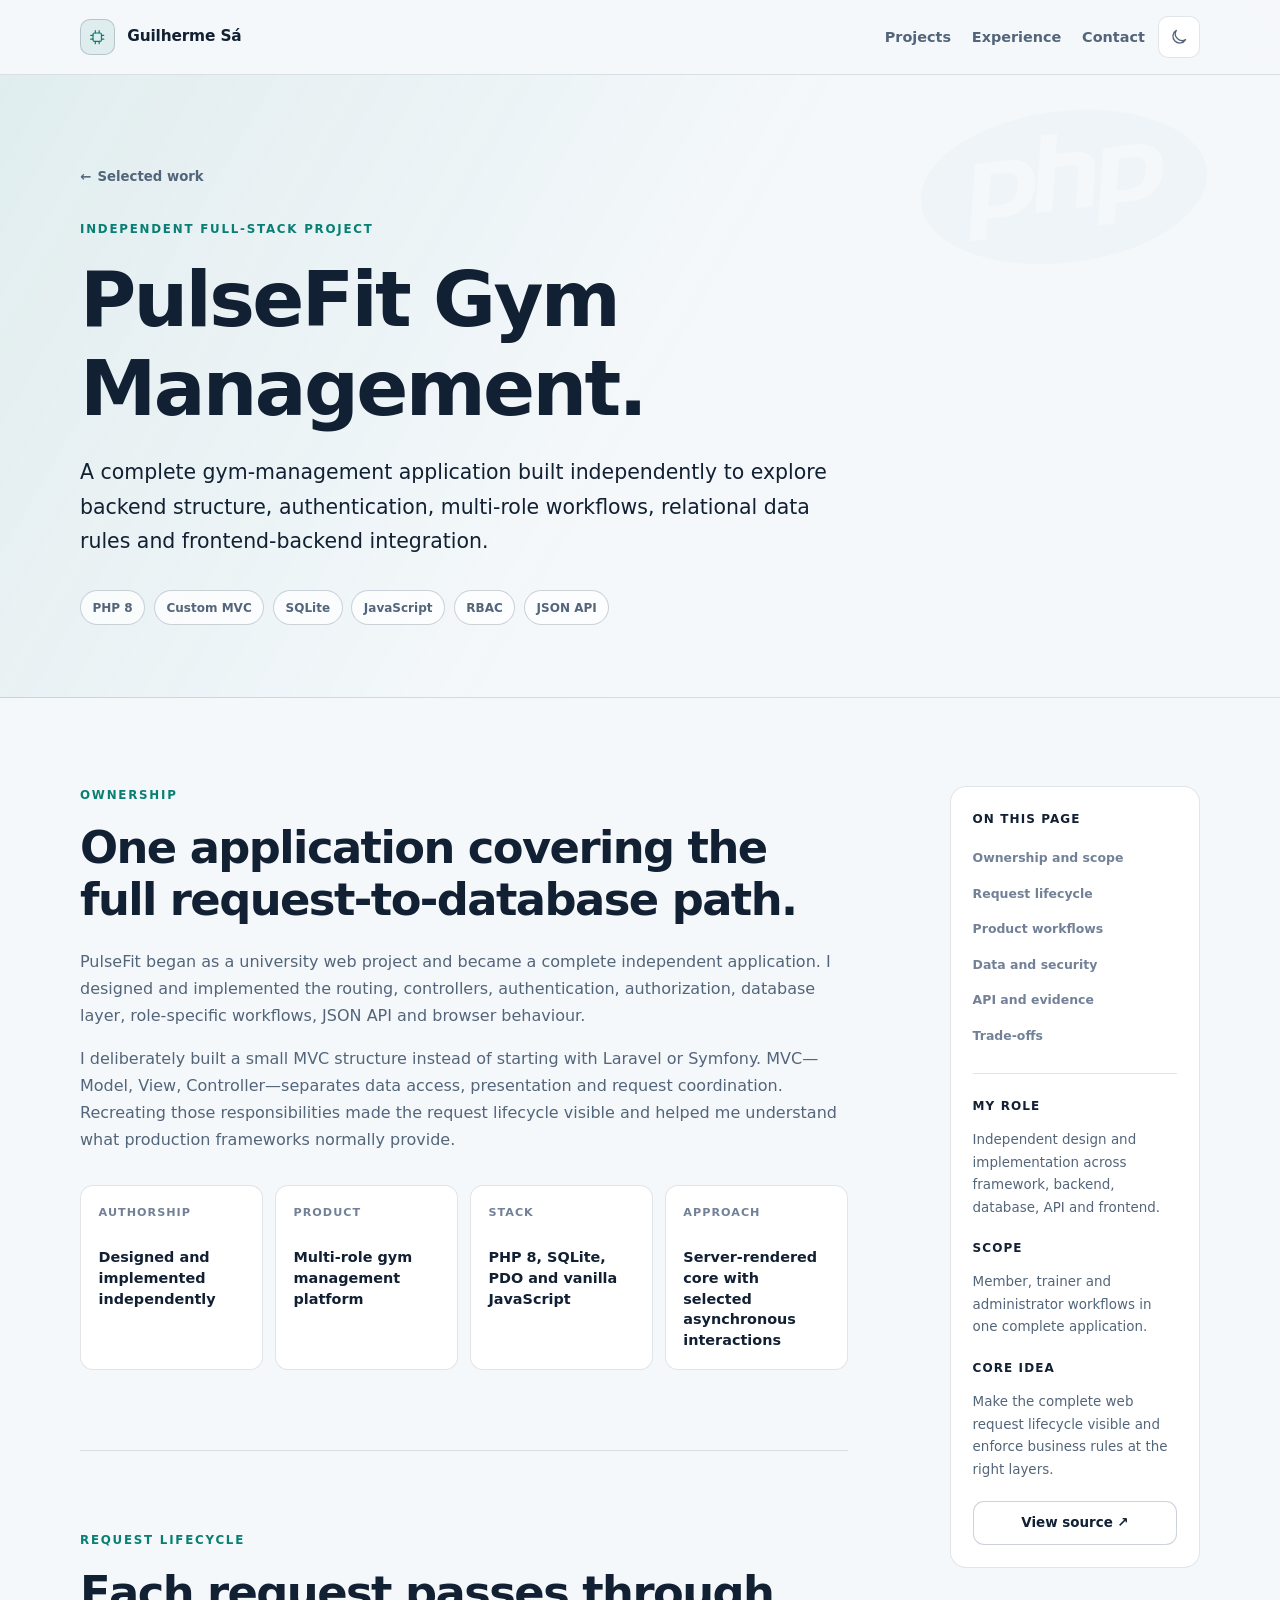
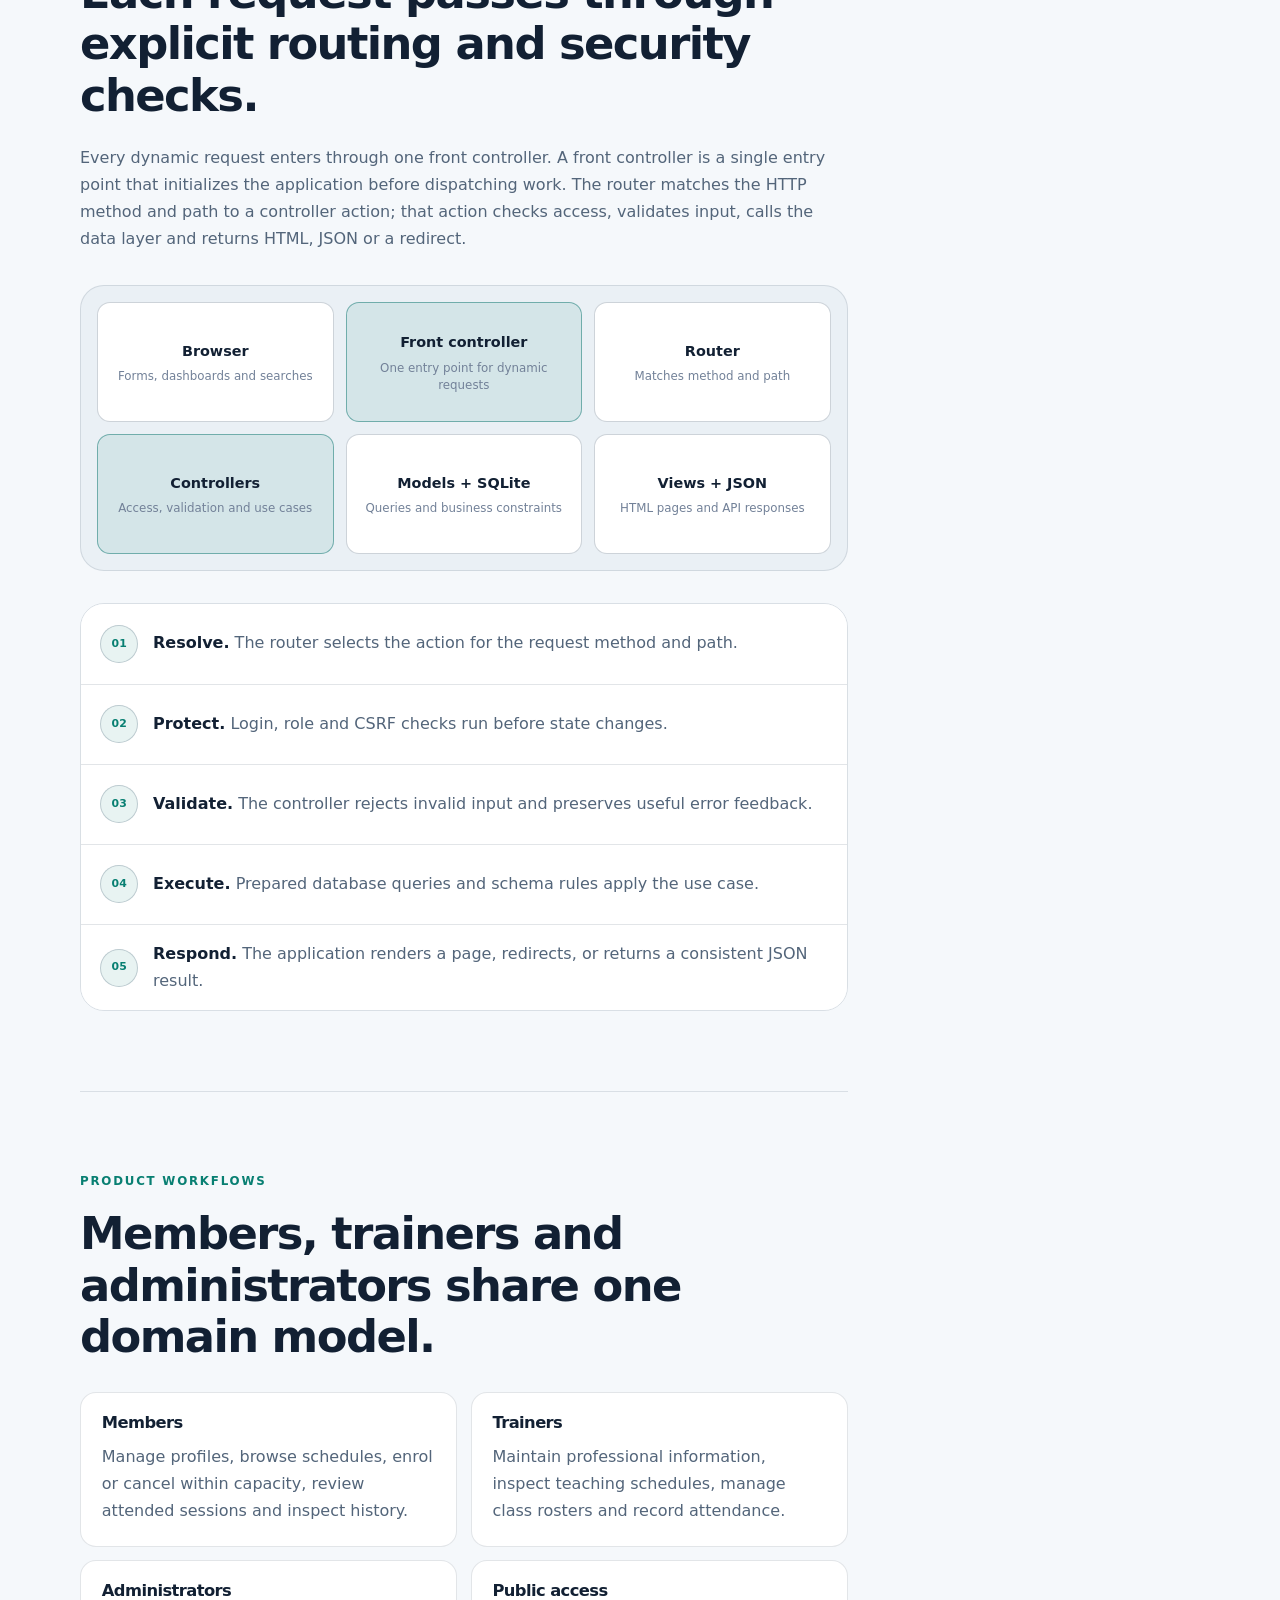
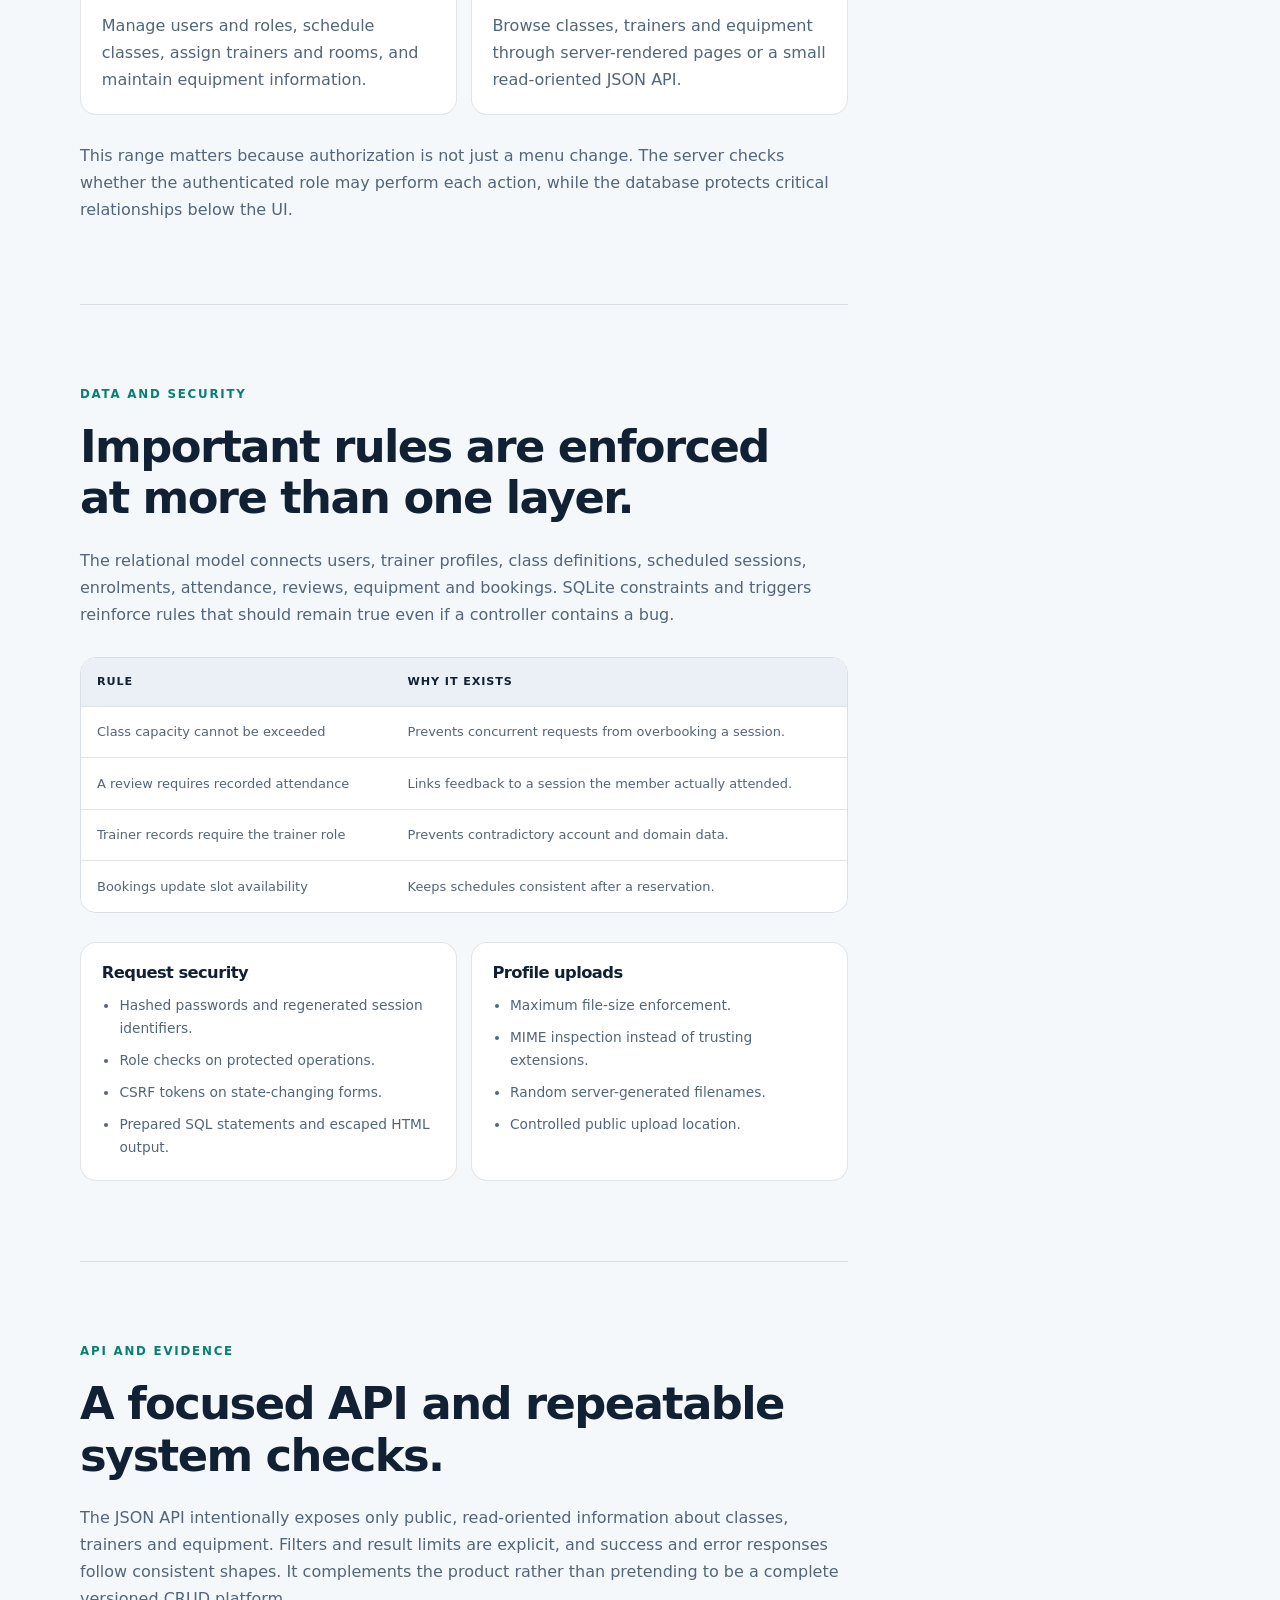
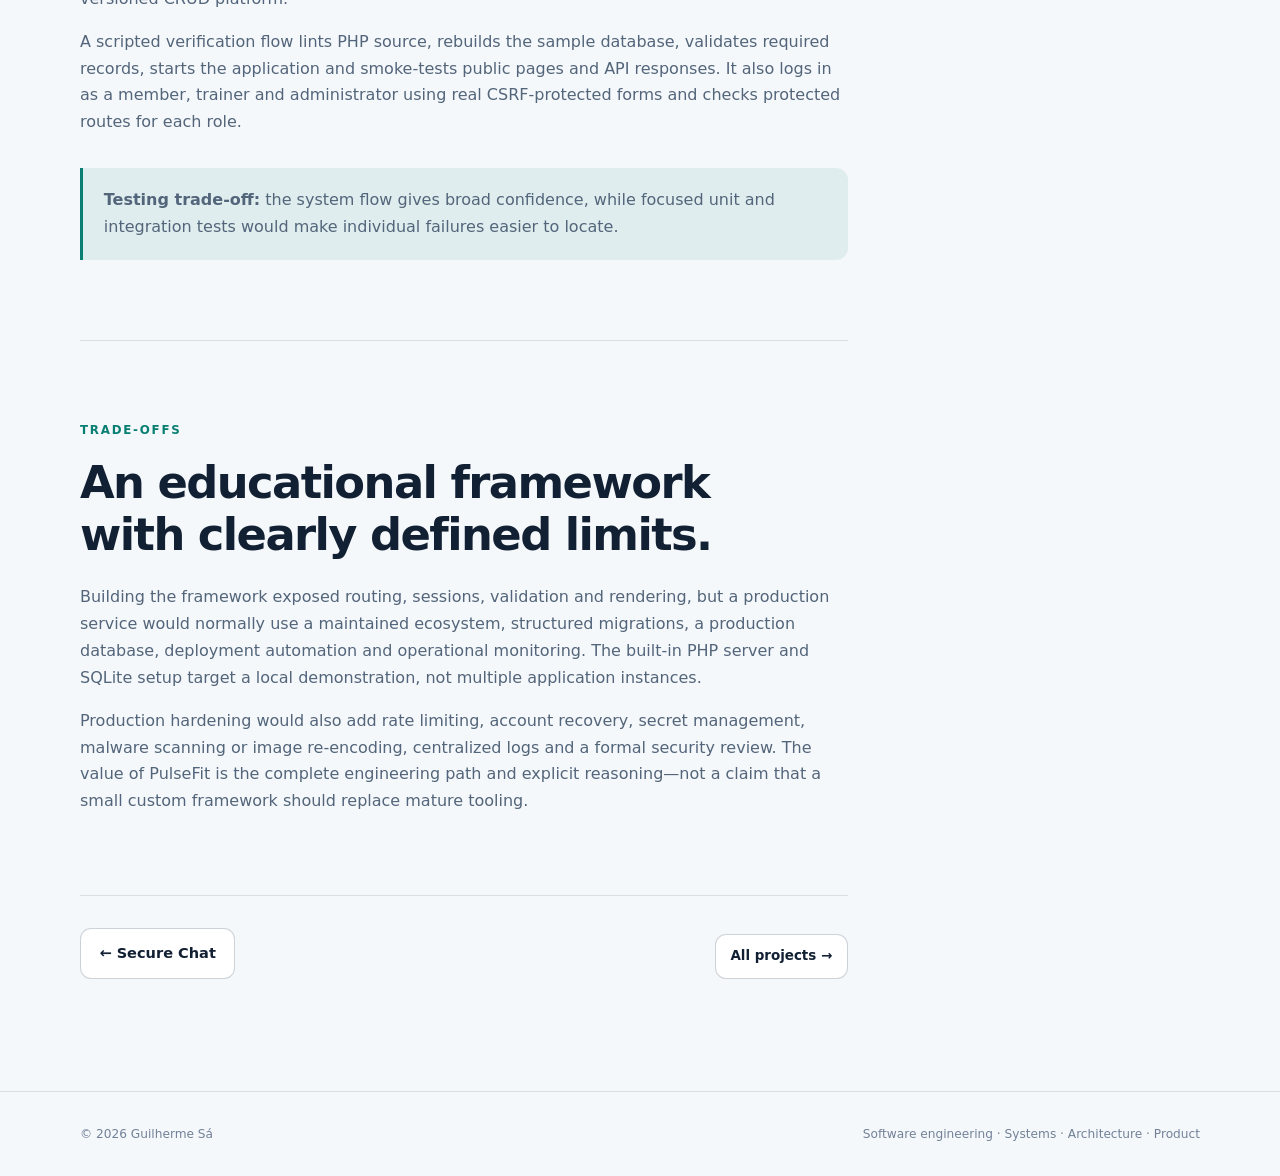
<file: projects/pulsefit-gym-management.html>
<!doctype html>
<html lang="en" data-theme="dark">
<head>
  <meta charset="utf-8">
  <meta name="viewport" content="width=device-width, initial-scale=1">
  <title>PulseFit Gym Management — Guilherme Sá</title>
  <meta name="description" content="Independent PHP gym-management application covering a custom MVC request lifecycle, role-based workflows, relational data and security controls.">
  <link rel="icon" href="../favicon.svg" type="image/svg+xml">
  <link rel="stylesheet" href="../styles.css?v=20260816-6">
  <script src="../script.js?v=20260816-6" defer></script>
</head>

<body class="case-study-page">
  <a class="skip-link" href="#case-study-content">Skip to content</a>

  <header class="site-header">
    <nav class="container navigation" aria-label="Main navigation">
      <a class="brand" href="../index.html#top" aria-label="Go to Guilherme Sá's homepage">
        <span class="brand-icon" aria-hidden="true">
          <svg viewBox="0 0 24 24">
            <rect x="6.5" y="6.5" width="11" height="11" rx="2"></rect>
            <path d="M9.5 3.5v3M14.5 3.5v3M9.5 17.5v3M14.5 17.5v3M3.5 9.5h3M3.5 14.5h3M17.5 9.5h3M17.5 14.5h3"></path>
          </svg>
        </span>
        <span>Guilherme Sá</span>
      </a>

      <div class="navigation-actions">
        <div class="navigation-links" id="navigation-links">
          <a href="../index.html#work">Projects</a>
          <a href="../index.html#experience">Experience</a>
          <a href="../index.html#contact">Contact</a>
        </div>
        <button class="theme-toggle" type="button" aria-label="Switch to light mode" title="Switch theme">
          <svg class="sun-icon" viewBox="0 0 24 24" aria-hidden="true">
            <circle cx="12" cy="12" r="3.5"></circle>
            <path d="M12 2.5v2M12 19.5v2M2.5 12h2M19.5 12h2M5.3 5.3l1.4 1.4M17.3 17.3l1.4 1.4M18.7 5.3l-1.4 1.4M6.7 17.3l-1.4 1.4"></path>
          </svg>
          <svg class="moon-icon" viewBox="0 0 24 24" aria-hidden="true"><path d="M20 15.2A8.2 8.2 0 0 1 8.8 4a8.2 8.2 0 1 0 11.2 11.2Z"></path></svg>
        </button>
        <button class="menu-button" type="button" aria-expanded="false" aria-controls="navigation-links">
          <span></span><span></span><span></span><span class="sr-only">Toggle navigation</span>
        </button>
      </div>
    </nav>
  </header>

  <main id="case-study-content">
    <section class="case-study-hero">
      <span class="case-study-brandmark" aria-hidden="true">
        <svg viewBox="0 0 24 24" focusable="false">
          <path d="M7.01 10.207h-.944l-.515 2.648h.838c.556 0 .97-.105 1.242-.314.272-.21.455-.559.55-1.049.092-.47.05-.802-.124-.995-.175-.193-.523-.29-1.047-.29zM12 5.688C5.373 5.688 0 8.514 0 12s5.373 6.313 12 6.313S24 15.486 24 12c0-3.486-5.373-6.312-12-6.312zm-3.26 7.451c-.261.25-.575.438-.917.551-.336.108-.765.164-1.285.164H5.357l-.327 1.681H3.652l1.23-6.326h2.65c.797 0 1.378.209 1.744.628.366.418.476 1.002.33 1.752a2.836 2.836 0 0 1-.305.847c-.143.255-.33.49-.561.703zm4.024.715.543-2.799c.063-.318.039-.536-.068-.651-.107-.116-.336-.174-.687-.174H11.46l-.704 3.625H9.388l1.23-6.327h1.367l-.327 1.682h1.218c.767 0 1.295.134 1.586.401s.378.7.263 1.299l-.572 2.944h-1.389zm7.597-2.265a2.782 2.782 0 0 1-.305.847c-.143.255-.33.49-.561.703a2.44 2.44 0 0 1-.917.551c-.336.108-.765.164-1.286.164h-1.18l-.327 1.682h-1.378l1.23-6.326h2.649c.797 0 1.378.209 1.744.628.366.417.477 1.001.331 1.751zM17.766 10.207h-.943l-.516 2.648h.838c.557 0 .971-.105 1.242-.314.272-.21.455-.559.551-1.049.092-.47.049-.802-.125-.995s-.524-.29-1.047-.29z"></path>
        </svg>
      </span>
      <div class="container reveal">
        <a class="back-link" href="../index.html#work"><span aria-hidden="true">←</span> Selected work</a>
        <p class="eyebrow">Independent full-stack project</p>
        <h1>PulseFit Gym Management.</h1>
        <p class="case-study-lede">
          A complete gym-management application built independently to explore
          backend structure, authentication, multi-role workflows, relational
          data rules and frontend-backend integration.
        </p>
        <div class="case-study-meta" aria-label="Project technologies and themes">
          <span>PHP 8</span><span>Custom MVC</span><span>SQLite</span>
          <span>JavaScript</span><span>RBAC</span><span>JSON API</span>
        </div>
      </div>
    </section>

    <section class="case-study-main">
      <div class="container case-study-layout">
        <div class="case-study-content">
          <section class="case-study-section reveal" id="context">
            <p class="eyebrow">Ownership</p>
            <h2>One application covering the full request-to-database path.</h2>
            <p>
              PulseFit began as a university web project and became a complete
              independent application. I designed and implemented the routing,
              controllers, authentication, authorization, database layer,
              role-specific workflows, JSON API and browser behaviour.
            </p>
            <p>
              I deliberately built a small MVC structure instead of starting
              with Laravel or Symfony. MVC—Model, View, Controller—separates
              data access, presentation and request coordination. Recreating
              those responsibilities made the request lifecycle visible and
              helped me understand what production frameworks normally provide.
            </p>
            <div class="project-facts">
              <div class="project-fact"><span>Authorship</span><strong>Designed and implemented independently</strong></div>
              <div class="project-fact"><span>Product</span><strong>Multi-role gym management platform</strong></div>
              <div class="project-fact"><span>Stack</span><strong>PHP 8, SQLite, PDO and vanilla JavaScript</strong></div>
              <div class="project-fact"><span>Approach</span><strong>Server-rendered core with selected asynchronous interactions</strong></div>
            </div>
          </section>

          <section class="case-study-section reveal" id="architecture">
            <p class="eyebrow">Request lifecycle</p>
            <h2>Each request passes through explicit routing and security checks.</h2>
            <p>
              Every dynamic request enters through one front controller. A
              front controller is a single entry point that initializes the
              application before dispatching work. The router matches the HTTP
              method and path to a controller action; that action checks access,
              validates input, calls the data layer and returns HTML, JSON or a redirect.
            </p>
            <div class="architecture-map" aria-label="Simplified PulseFit architecture">
              <div class="architecture-node"><strong>Browser</strong><span>Forms, dashboards and searches</span></div>
              <div class="architecture-node accent"><strong>Front controller</strong><span>One entry point for dynamic requests</span></div>
              <div class="architecture-node"><strong>Router</strong><span>Matches method and path</span></div>
              <div class="architecture-node accent"><strong>Controllers</strong><span>Access, validation and use cases</span></div>
              <div class="architecture-node"><strong>Models + SQLite</strong><span>Queries and business constraints</span></div>
              <div class="architecture-node"><strong>Views + JSON</strong><span>HTML pages and API responses</span></div>
            </div>
            <ol class="flow-list">
              <li><div><strong>Resolve.</strong> The router selects the action for the request method and path.</div></li>
              <li><div><strong>Protect.</strong> Login, role and CSRF checks run before state changes.</div></li>
              <li><div><strong>Validate.</strong> The controller rejects invalid input and preserves useful error feedback.</div></li>
              <li><div><strong>Execute.</strong> Prepared database queries and schema rules apply the use case.</div></li>
              <li><div><strong>Respond.</strong> The application renders a page, redirects, or returns a consistent JSON result.</div></li>
            </ol>
          </section>

          <section class="case-study-section reveal" id="workflows">
            <p class="eyebrow">Product workflows</p>
            <h2>Members, trainers and administrators share one domain model.</h2>
            <div class="content-grid">
              <article class="content-card">
                <h3>Members</h3>
                <p>Manage profiles, browse schedules, enrol or cancel within capacity, review attended sessions and inspect history.</p>
              </article>
              <article class="content-card">
                <h3>Trainers</h3>
                <p>Maintain professional information, inspect teaching schedules, manage class rosters and record attendance.</p>
              </article>
              <article class="content-card">
                <h3>Administrators</h3>
                <p>Manage users and roles, schedule classes, assign trainers and rooms, and maintain equipment information.</p>
              </article>
              <article class="content-card">
                <h3>Public access</h3>
                <p>Browse classes, trainers and equipment through server-rendered pages or a small read-oriented JSON API.</p>
              </article>
            </div>
            <p class="section-followup">
              This range matters because authorization is not just a menu change.
              The server checks whether the authenticated role may perform each
              action, while the database protects critical relationships below the UI.
            </p>
          </section>

          <section class="case-study-section reveal" id="data-security">
            <p class="eyebrow">Data and security</p>
            <h2>Important rules are enforced at more than one layer.</h2>
            <p>
              The relational model connects users, trainer profiles, class
              definitions, scheduled sessions, enrolments, attendance, reviews,
              equipment and bookings. SQLite constraints and triggers reinforce
              rules that should remain true even if a controller contains a bug.
            </p>
            <div class="technical-table-wrap">
              <table class="technical-table">
                <thead><tr><th>Rule</th><th>Why it exists</th></tr></thead>
                <tbody>
                  <tr><td>Class capacity cannot be exceeded</td><td>Prevents concurrent requests from overbooking a session.</td></tr>
                  <tr><td>A review requires recorded attendance</td><td>Links feedback to a session the member actually attended.</td></tr>
                  <tr><td>Trainer records require the trainer role</td><td>Prevents contradictory account and domain data.</td></tr>
                  <tr><td>Bookings update slot availability</td><td>Keeps schedules consistent after a reservation.</td></tr>
                </tbody>
              </table>
            </div>
            <div class="content-grid">
              <article class="content-card">
                <h3>Request security</h3>
                <ul class="technical-list">
                  <li>Hashed passwords and regenerated session identifiers.</li>
                  <li>Role checks on protected operations.</li>
                  <li>CSRF tokens on state-changing forms.</li>
                  <li>Prepared SQL statements and escaped HTML output.</li>
                </ul>
              </article>
              <article class="content-card">
                <h3>Profile uploads</h3>
                <ul class="technical-list">
                  <li>Maximum file-size enforcement.</li>
                  <li>MIME inspection instead of trusting extensions.</li>
                  <li>Random server-generated filenames.</li>
                  <li>Controlled public upload location.</li>
                </ul>
              </article>
            </div>
          </section>

          <section class="case-study-section reveal" id="api-validation">
            <p class="eyebrow">API and evidence</p>
            <h2>A focused API and repeatable system checks.</h2>
            <p>
              The JSON API intentionally exposes only public, read-oriented
              information about classes, trainers and equipment. Filters and
              result limits are explicit, and success and error responses follow
              consistent shapes. It complements the product rather than pretending
              to be a complete versioned CRUD platform.
            </p>
            <p>
              A scripted verification flow lints PHP source, rebuilds the sample
              database, validates required records, starts the application and
              smoke-tests public pages and API responses. It also logs in as a
              member, trainer and administrator using real CSRF-protected forms
              and checks protected routes for each role.
            </p>
            <div class="case-study-callout">
              <p><strong>Testing trade-off:</strong> the system flow gives broad confidence, while focused unit and integration tests would make individual failures easier to locate.</p>
            </div>
          </section>

          <section class="case-study-section reveal" id="limits">
            <p class="eyebrow">Trade-offs</p>
            <h2>An educational framework with clearly defined limits.</h2>
            <p>
              Building the framework exposed routing, sessions, validation and
              rendering, but a production service would normally use a maintained
              ecosystem, structured migrations, a production database, deployment
              automation and operational monitoring. The built-in PHP server and
              SQLite setup target a local demonstration, not multiple application instances.
            </p>
            <p>
              Production hardening would also add rate limiting, account recovery,
              secret management, malware scanning or image re-encoding, centralized
              logs and a formal security review. The value of PulseFit is the
              complete engineering path and explicit reasoning—not a claim that a
              small custom framework should replace mature tooling.
            </p>
          </section>

          <nav class="case-study-navigation" aria-label="Project pages">
            <a class="button secondary" href="secure-distributed-chat.html">← Secure Chat</a>
            <a class="button project-button" href="../index.html#work">All projects →</a>
          </nav>
        </div>

        <aside class="case-study-aside reveal">
          <strong>On this page</strong>
          <ul class="case-study-toc">
            <li><a href="#context">Ownership and scope</a></li>
            <li><a href="#architecture">Request lifecycle</a></li>
            <li><a href="#workflows">Product workflows</a></li>
            <li><a href="#data-security">Data and security</a></li>
            <li><a href="#api-validation">API and evidence</a></li>
            <li><a href="#limits">Trade-offs</a></li>
          </ul>
          <strong>My role</strong>
          <p>Independent design and implementation across framework, backend, database, API and frontend.</p>
          <strong>Scope</strong>
          <p>Member, trainer and administrator workflows in one complete application.</p>
          <strong>Core idea</strong>
          <p>Make the complete web request lifecycle visible and enforce business rules at the right layers.</p>
          <a class="button project-button" href="https://github.com/GuilhermeSa37/pulsefit-gym-management" target="_blank" rel="noreferrer">View source ↗</a>
        </aside>
      </div>
    </section>
  </main>

  <footer class="site-footer">
    <div class="container footer-content">
      <p>© <span id="year"></span> Guilherme Sá</p>
      <p>Software engineering · Systems · Architecture · Product</p>
    </div>
  </footer>
</body>
</html>
</file>
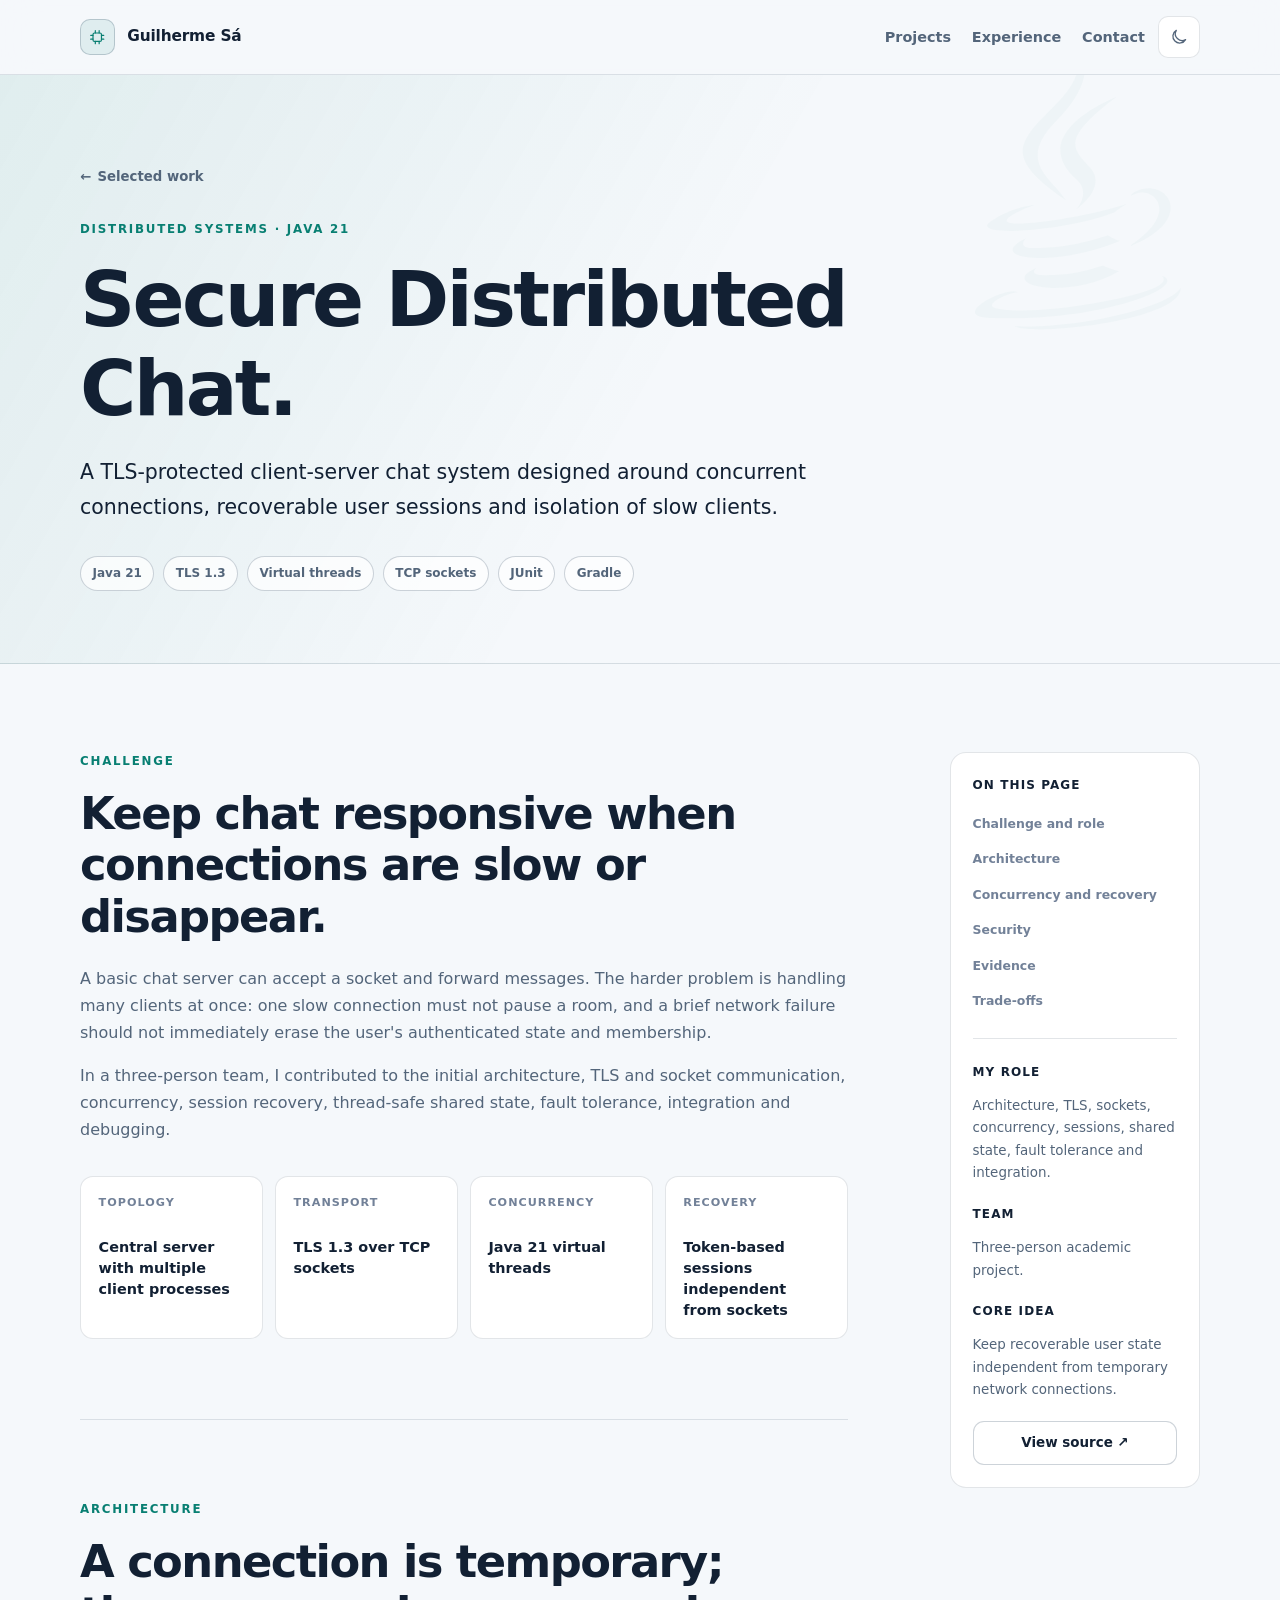
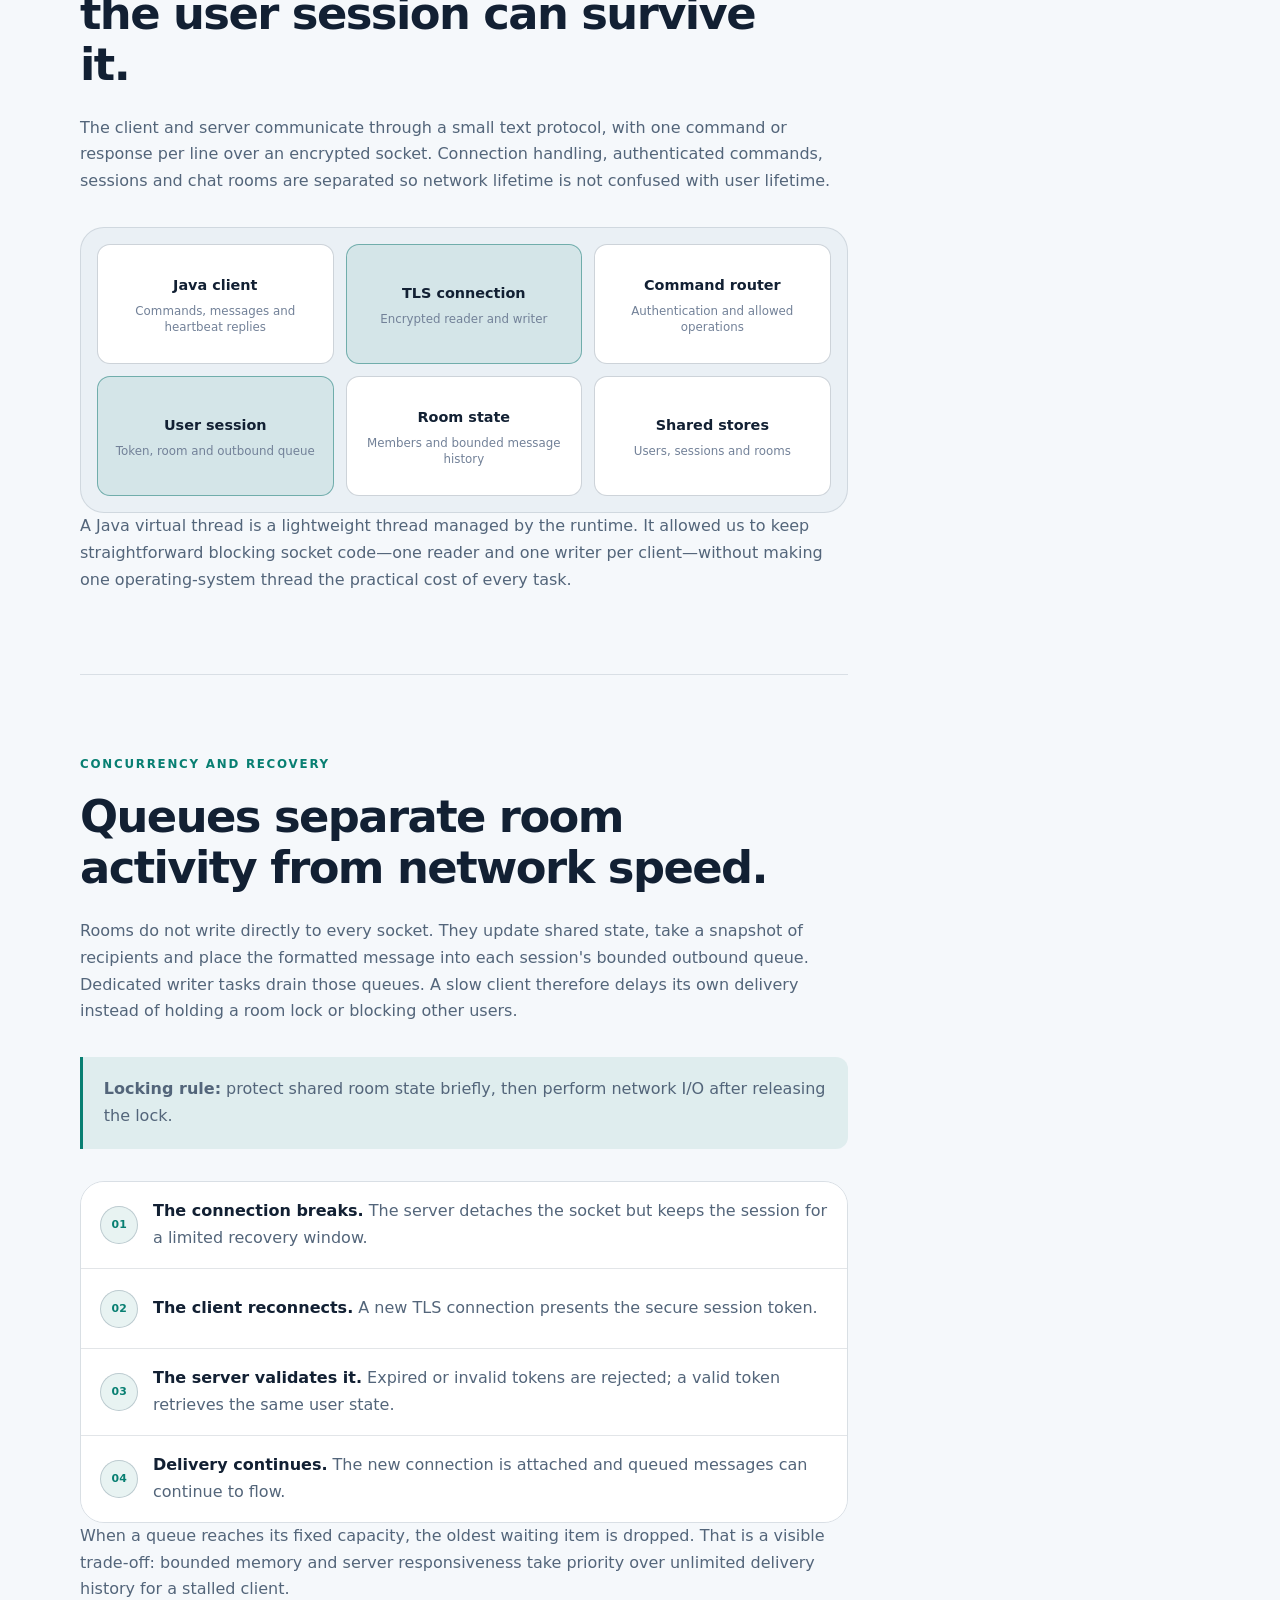
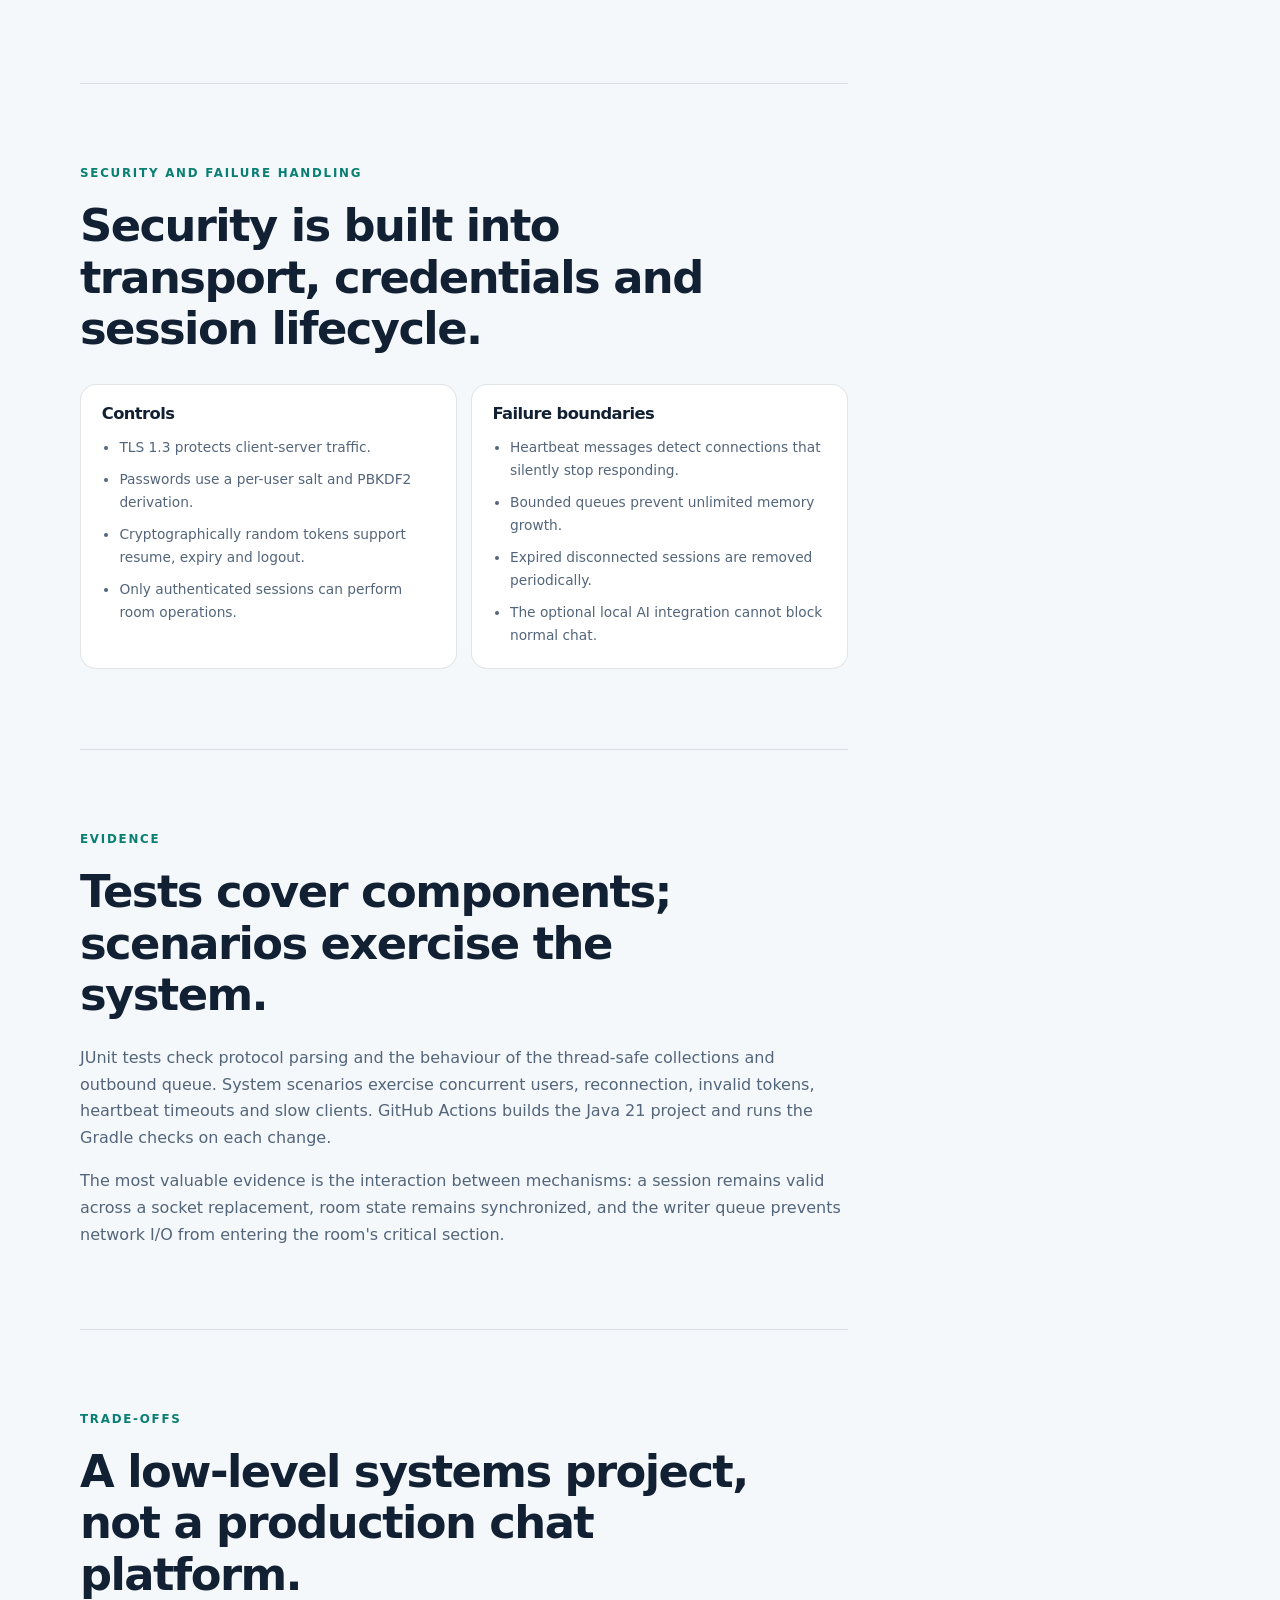
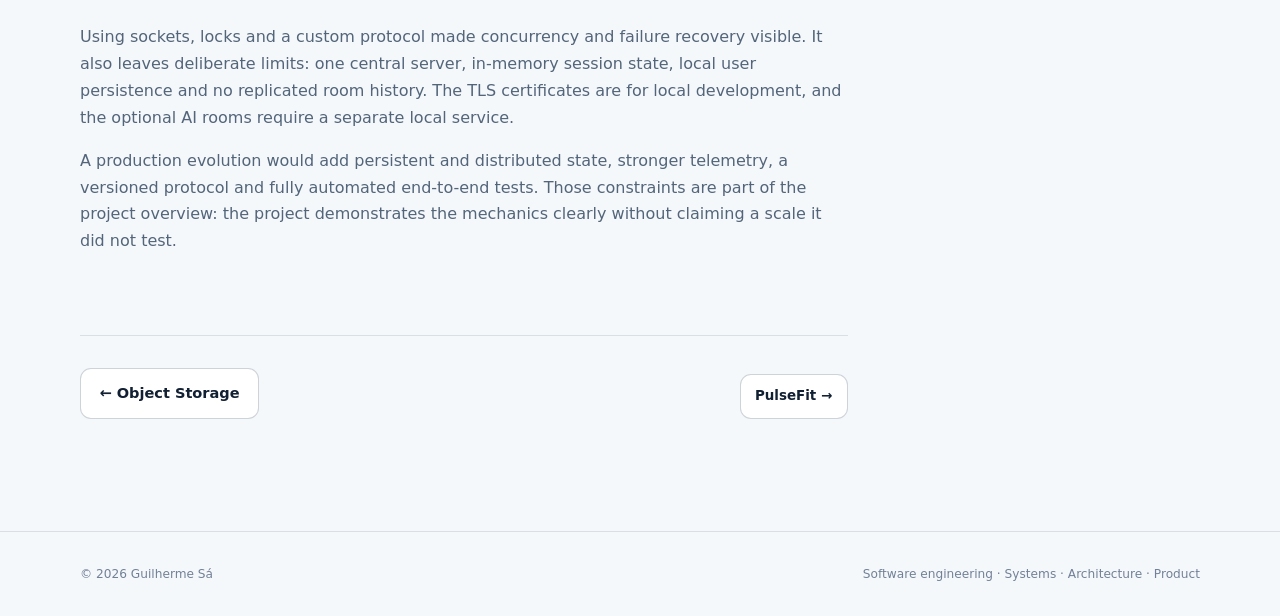
<file: projects/secure-distributed-chat.html>
<!doctype html>
<html lang="en" data-theme="dark">
<head>
  <meta charset="utf-8">
  <meta name="viewport" content="width=device-width, initial-scale=1">
  <title>Secure Distributed Chat — Guilherme Sá</title>
  <meta name="description" content="Java 21 client-server chat project covering TLS, virtual threads, reconnectable sessions and slow-client isolation.">
  <link rel="icon" href="../favicon.svg" type="image/svg+xml">
  <link rel="stylesheet" href="../styles.css?v=20260816-6">
  <script src="../script.js?v=20260816-6" defer></script>
</head>

<body class="case-study-page">
  <a class="skip-link" href="#case-study-content">Skip to content</a>

  <header class="site-header">
    <nav class="container navigation" aria-label="Main navigation">
      <a class="brand" href="../index.html#top" aria-label="Go to Guilherme Sá's homepage">
        <span class="brand-icon" aria-hidden="true">
          <svg viewBox="0 0 24 24">
            <rect x="6.5" y="6.5" width="11" height="11" rx="2"></rect>
            <path d="M9.5 3.5v3M14.5 3.5v3M9.5 17.5v3M14.5 17.5v3M3.5 9.5h3M3.5 14.5h3M17.5 9.5h3M17.5 14.5h3"></path>
          </svg>
        </span>
        <span>Guilherme Sá</span>
      </a>

      <div class="navigation-actions">
        <div class="navigation-links" id="navigation-links">
          <a href="../index.html#work">Projects</a>
          <a href="../index.html#experience">Experience</a>
          <a href="../index.html#contact">Contact</a>
        </div>
        <button class="theme-toggle" type="button" aria-label="Switch to light mode" title="Switch theme">
          <svg class="sun-icon" viewBox="0 0 24 24" aria-hidden="true">
            <circle cx="12" cy="12" r="3.5"></circle>
            <path d="M12 2.5v2M12 19.5v2M2.5 12h2M19.5 12h2M5.3 5.3l1.4 1.4M17.3 17.3l1.4 1.4M18.7 5.3l-1.4 1.4M6.7 17.3l-1.4 1.4"></path>
          </svg>
          <svg class="moon-icon" viewBox="0 0 24 24" aria-hidden="true"><path d="M20 15.2A8.2 8.2 0 0 1 8.8 4a8.2 8.2 0 1 0 11.2 11.2Z"></path></svg>
        </button>
        <button class="menu-button" type="button" aria-expanded="false" aria-controls="navigation-links">
          <span></span><span></span><span></span><span class="sr-only">Toggle navigation</span>
        </button>
      </div>
    </nav>
  </header>

  <main id="case-study-content">
    <section class="case-study-hero">
      <span class="case-study-brandmark" aria-hidden="true">
        <svg viewBox="0 0 128 128" focusable="false">
          <path d="M47.617 98.12s-4.767 2.774 3.397 3.71c9.892 1.13 14.947.968 25.845-1.092 0 0 2.871 1.795 6.873 3.351-24.439 10.47-55.308-.607-36.115-5.969zm-2.988-13.665s-5.348 3.959 2.823 4.805c10.567 1.091 18.91 1.18 33.354-1.6 0 0 1.993 2.025 5.132 3.131-29.542 8.64-62.446.68-41.309-6.336zM69.802 61.271c6.025 6.935-1.58 13.17-1.58 13.17s15.289-7.891 8.269-17.777c-6.559-9.215-11.587-13.792 15.635-29.58 0 .001-42.731 10.67-22.324 34.187zm32.321 46.958s3.529 2.91-3.888 5.159c-14.102 4.272-58.706 5.56-71.094.171-4.451-1.938 3.899-4.625 6.526-5.192 2.739-.593 4.303-.485 4.303-.485-4.953-3.487-32.013 6.85-13.743 9.815 49.821 8.076 90.817-3.637 77.896-9.468zM49.912 70.294s-22.686 5.389-8.033 7.348c6.188.828 18.518.638 30.011-.326 9.39-.789 18.813-2.474 18.813-2.474s-3.308 1.419-5.704 3.053c-23.042 6.061-67.544 3.238-54.731-2.958 10.832-5.239 19.644-4.643 19.644-4.643zm40.697 22.747c23.421-12.167 12.591-23.86 5.032-22.285-1.848.385-2.677.72-2.677.72s.688-1.079 2-1.543c14.953-5.255 26.451 15.503-4.823 23.725 0-.002.359-.327.468-.617zM76.491 1.587S89.459 14.563 64.188 34.51c-20.266 16.006-4.621 25.13-.007 35.559-11.831-10.673-20.509-20.07-14.688-28.815C58.041 28.42 81.722 22.195 76.491 1.587zM52.214 126.021c22.476 1.437 57-.8 57.817-11.436 0 0-1.571 4.032-18.577 7.231-19.186 3.612-42.854 3.191-56.887.874 0 .001 2.875 2.381 17.647 3.331z"></path>
        </svg>
      </span>
      <div class="container reveal">
        <a class="back-link" href="../index.html#work"><span aria-hidden="true">←</span> Selected work</a>
        <p class="eyebrow">Distributed systems · Java 21</p>
        <h1>Secure Distributed Chat.</h1>
        <p class="case-study-lede">
          A TLS-protected client-server chat system designed around concurrent
          connections, recoverable user sessions and isolation of slow clients.
        </p>
        <div class="case-study-meta" aria-label="Project technologies and themes">
          <span>Java 21</span><span>TLS 1.3</span><span>Virtual threads</span>
          <span>TCP sockets</span><span>JUnit</span><span>Gradle</span>
        </div>
      </div>
    </section>

    <section class="case-study-main">
      <div class="container case-study-layout">
        <div class="case-study-content">
          <section class="case-study-section reveal" id="context">
            <p class="eyebrow">Challenge</p>
            <h2>Keep chat responsive when connections are slow or disappear.</h2>
            <p>
              A basic chat server can accept a socket and forward messages.
              The harder problem is handling many clients at once: one slow
              connection must not pause a room, and a brief network failure
              should not immediately erase the user's authenticated state and membership.
            </p>
            <p>
              In a three-person team, I contributed to the initial architecture,
              TLS and socket communication, concurrency, session recovery,
              thread-safe shared state, fault tolerance, integration and debugging.
            </p>
            <div class="project-facts">
              <div class="project-fact"><span>Topology</span><strong>Central server with multiple client processes</strong></div>
              <div class="project-fact"><span>Transport</span><strong>TLS 1.3 over TCP sockets</strong></div>
              <div class="project-fact"><span>Concurrency</span><strong>Java 21 virtual threads</strong></div>
              <div class="project-fact"><span>Recovery</span><strong>Token-based sessions independent from sockets</strong></div>
            </div>
          </section>

          <section class="case-study-section reveal" id="architecture">
            <p class="eyebrow">Architecture</p>
            <h2>A connection is temporary; the user session can survive it.</h2>
            <p>
              The client and server communicate through a small text protocol,
              with one command or response per line over an encrypted socket.
              Connection handling, authenticated commands, sessions and chat
              rooms are separated so network lifetime is not confused with user lifetime.
            </p>
            <div class="architecture-map" aria-label="Simplified chat architecture">
              <div class="architecture-node"><strong>Java client</strong><span>Commands, messages and heartbeat replies</span></div>
              <div class="architecture-node accent"><strong>TLS connection</strong><span>Encrypted reader and writer</span></div>
              <div class="architecture-node"><strong>Command router</strong><span>Authentication and allowed operations</span></div>
              <div class="architecture-node accent"><strong>User session</strong><span>Token, room and outbound queue</span></div>
              <div class="architecture-node"><strong>Room state</strong><span>Members and bounded message history</span></div>
              <div class="architecture-node"><strong>Shared stores</strong><span>Users, sessions and rooms</span></div>
            </div>
            <p>
              A Java virtual thread is a lightweight thread managed by the
              runtime. It allowed us to keep straightforward blocking socket
              code—one reader and one writer per client—without making one
              operating-system thread the practical cost of every task.
            </p>
          </section>

          <section class="case-study-section reveal" id="sessions">
            <p class="eyebrow">Concurrency and recovery</p>
            <h2>Queues separate room activity from network speed.</h2>
            <p>
              Rooms do not write directly to every socket. They update shared
              state, take a snapshot of recipients and place the formatted
              message into each session's bounded outbound queue. Dedicated
              writer tasks drain those queues. A slow client therefore delays
              its own delivery instead of holding a room lock or blocking other users.
            </p>
            <div class="case-study-callout">
              <p><strong>Locking rule:</strong> protect shared room state briefly, then perform network I/O after releasing the lock.</p>
            </div>
            <ol class="flow-list">
              <li><div><strong>The connection breaks.</strong> The server detaches the socket but keeps the session for a limited recovery window.</div></li>
              <li><div><strong>The client reconnects.</strong> A new TLS connection presents the secure session token.</div></li>
              <li><div><strong>The server validates it.</strong> Expired or invalid tokens are rejected; a valid token retrieves the same user state.</div></li>
              <li><div><strong>Delivery continues.</strong> The new connection is attached and queued messages can continue to flow.</div></li>
            </ol>
            <p>
              When a queue reaches its fixed capacity, the oldest waiting item
              is dropped. That is a visible trade-off: bounded memory and server
              responsiveness take priority over unlimited delivery history for a stalled client.
            </p>
          </section>

          <section class="case-study-section reveal" id="security">
            <p class="eyebrow">Security and failure handling</p>
            <h2>Security is built into transport, credentials and session lifecycle.</h2>
            <div class="content-grid">
              <article class="content-card">
                <h3>Controls</h3>
                <ul class="technical-list">
                  <li>TLS 1.3 protects client-server traffic.</li>
                  <li>Passwords use a per-user salt and PBKDF2 derivation.</li>
                  <li>Cryptographically random tokens support resume, expiry and logout.</li>
                  <li>Only authenticated sessions can perform room operations.</li>
                </ul>
              </article>
              <article class="content-card">
                <h3>Failure boundaries</h3>
                <ul class="technical-list">
                  <li>Heartbeat messages detect connections that silently stop responding.</li>
                  <li>Bounded queues prevent unlimited memory growth.</li>
                  <li>Expired disconnected sessions are removed periodically.</li>
                  <li>The optional local AI integration cannot block normal chat.</li>
                </ul>
              </article>
            </div>
          </section>

          <section class="case-study-section reveal" id="validation">
            <p class="eyebrow">Evidence</p>
            <h2>Tests cover components; scenarios exercise the system.</h2>
            <p>
              JUnit tests check protocol parsing and the behaviour of the
              thread-safe collections and outbound queue. System scenarios
              exercise concurrent users, reconnection, invalid tokens,
              heartbeat timeouts and slow clients. GitHub Actions builds the
              Java 21 project and runs the Gradle checks on each change.
            </p>
            <p>
              The most valuable evidence is the interaction between mechanisms:
              a session remains valid across a socket replacement, room state
              remains synchronized, and the writer queue prevents network I/O
              from entering the room's critical section.
            </p>
          </section>

          <section class="case-study-section reveal" id="limits">
            <p class="eyebrow">Trade-offs</p>
            <h2>A low-level systems project, not a production chat platform.</h2>
            <p>
              Using sockets, locks and a custom protocol made concurrency and
              failure recovery visible. It also leaves deliberate limits: one
              central server, in-memory session state, local user persistence
              and no replicated room history. The TLS certificates are for local
              development, and the optional AI rooms require a separate local service.
            </p>
            <p>
              A production evolution would add persistent and distributed state,
              stronger telemetry, a versioned protocol and fully automated
              end-to-end tests. Those constraints are part of the project overview:
              the project demonstrates the mechanics clearly without claiming a scale it did not test.
            </p>
          </section>

          <nav class="case-study-navigation" aria-label="Project pages">
            <a class="button secondary" href="object-storage-upload-architecture.html">← Object Storage</a>
            <a class="button project-button" href="pulsefit-gym-management.html">PulseFit →</a>
          </nav>
        </div>

        <aside class="case-study-aside reveal">
          <strong>On this page</strong>
          <ul class="case-study-toc">
            <li><a href="#context">Challenge and role</a></li>
            <li><a href="#architecture">Architecture</a></li>
            <li><a href="#sessions">Concurrency and recovery</a></li>
            <li><a href="#security">Security</a></li>
            <li><a href="#validation">Evidence</a></li>
            <li><a href="#limits">Trade-offs</a></li>
          </ul>
          <strong>My role</strong>
          <p>Architecture, TLS, sockets, concurrency, sessions, shared state, fault tolerance and integration.</p>
          <strong>Team</strong>
          <p>Three-person academic project.</p>
          <strong>Core idea</strong>
          <p>Keep recoverable user state independent from temporary network connections.</p>
          <a class="button project-button" href="https://github.com/GuilhermeSa37/secure-distributed-chat" target="_blank" rel="noreferrer">View source ↗</a>
        </aside>
      </div>
    </section>
  </main>

  <footer class="site-footer">
    <div class="container footer-content">
      <p>© <span id="year"></span> Guilherme Sá</p>
      <p>Software engineering · Systems · Architecture · Product</p>
    </div>
  </footer>
</body>
</html>
</file>
<file: styles.css>
:root {
  --background: #0b1220;
  --background-soft: #0e1727;
  --panel: #111c2d;
  --panel-light: #152238;
  --text: #eef4fb;
  --muted: #a7b4c5;
  --subtle: #76859a;
  --line: rgba(176, 195, 219, 0.14);
  --line-strong: rgba(176, 195, 219, 0.24);
  --teal: #69d5c5;
  --teal-light: #9ce7dc;
  --blue: #85aef5;
  --accent-soft: rgba(105, 213, 197, 0.10);
  --header: rgba(11, 18, 32, 0.86);
  --pattern-line: rgba(133, 174, 245, 0.10);
  --shadow: 0 24px 70px rgba(0, 0, 0, 0.24);
  --max-width: 1120px;
  --radius-large: 24px;
  --radius-medium: 16px;
}

html[data-theme="light"] {
  --background: #f5f8fb;
  --background-soft: #eaf0f5;
  --panel: #ffffff;
  --panel-light: #f8fbfd;
  --text: #122033;
  --muted: #53657a;
  --subtle: #728198;
  --line: rgba(31, 55, 82, 0.13);
  --line-strong: rgba(31, 55, 82, 0.22);
  --teal: #087f72;
  --teal-light: #07685e;
  --blue: #386fbd;
  --accent-soft: rgba(8, 127, 114, 0.09);
  --header: rgba(245, 248, 251, 0.88);
  --pattern-line: rgba(56, 111, 189, 0.09);
  --shadow: 0 24px 65px rgba(30, 53, 80, 0.12);
}

* {
  box-sizing: border-box;
}

html {
  scroll-behavior: smooth;
  scroll-padding-top: 84px;
}

body {
  margin: 0;
  min-width: 320px;
  background: var(--background);
  color: var(--text);
  font-family:
    Inter, ui-sans-serif, system-ui, -apple-system, BlinkMacSystemFont,
    "Segoe UI", sans-serif;
  line-height: 1.68;
  -webkit-font-smoothing: antialiased;
  transition:
    background-color 180ms ease,
    color 180ms ease;
}

body.menu-open {
  overflow: hidden;
}

a {
  color: inherit;
  text-decoration: none;
}

img {
  display: block;
  max-width: 100%;
}

button {
  font: inherit;
}

svg {
  width: 100%;
  height: 100%;
  fill: none;
  stroke: currentColor;
  stroke-width: 1.55;
  stroke-linecap: round;
  stroke-linejoin: round;
}

.sr-only {
  position: absolute;
  width: 1px;
  height: 1px;
  padding: 0;
  margin: -1px;
  overflow: hidden;
  clip: rect(0, 0, 0, 0);
  white-space: nowrap;
  border: 0;
}

.skip-link {
  position: fixed;
  top: -5rem;
  left: 1rem;
  z-index: 1000;
  padding: 0.7rem 1rem;
  border-radius: 10px;
  background: var(--teal);
  color: #071311;
  font-weight: 800;
}

.skip-link:focus {
  top: 1rem;
}

.container {
  width: min(calc(100% - 2.4rem), var(--max-width));
  margin-inline: auto;
}

.site-header {
  position: sticky;
  top: 0;
  z-index: 100;
  border-bottom: 1px solid var(--line);
  background: var(--header);
  backdrop-filter: blur(18px);
}

.navigation {
  min-height: 74px;
  display: flex;
  align-items: center;
  justify-content: space-between;
  gap: 2rem;
}

.brand {
  display: inline-flex;
  align-items: center;
  gap: 0.75rem;
  font-size: 0.96rem;
  font-weight: 750;
  letter-spacing: -0.01em;
}

.brand-icon {
  width: 2.2rem;
  height: 2.2rem;
  display: grid;
  place-items: center;
  padding: 0.46rem;
  border: 1px solid var(--line-strong);
  border-radius: 10px;
  background: var(--accent-soft);
  color: var(--teal);
}

.navigation-actions,
.navigation-links {
  display: flex;
  align-items: center;
}

.navigation-actions {
  gap: 0.8rem;
}

.navigation-links {
  gap: 1.65rem;
}

.navigation-links a {
  color: var(--muted);
  font-size: 0.9rem;
  font-weight: 620;
  transition: color 150ms ease;
}

.navigation-links a:hover,
.navigation-links a:focus-visible {
  color: var(--text);
}

.theme-toggle,
.menu-button {
  width: 2.65rem;
  height: 2.65rem;
  display: grid;
  place-items: center;
  padding: 0.64rem;
  border: 1px solid var(--line);
  border-radius: 10px;
  background: var(--panel);
  color: var(--muted);
  cursor: pointer;
}

.theme-toggle:hover,
.menu-button:hover {
  color: var(--text);
  border-color: var(--line-strong);
}

.theme-toggle .moon-icon {
  display: none;
}

html[data-theme="light"] .theme-toggle .sun-icon {
  display: none;
}

html[data-theme="light"] .theme-toggle .moon-icon {
  display: block;
}

.menu-button {
  display: none;
}

.menu-button span:not(.sr-only) {
  width: 100%;
  height: 2px;
  display: block;
  margin: 3px 0;
  background: currentColor;
}

.hero {
  position: relative;
  overflow: hidden;
  padding: 7rem 0 0;
}

.hero-pattern {
  position: absolute;
  inset: 0 0 auto auto;
  width: 50%;
  height: 31rem;
  opacity: 0.3;
  pointer-events: none;
  background-image:
    linear-gradient(var(--pattern-line) 1px, transparent 1px),
    linear-gradient(90deg, var(--pattern-line) 1px, transparent 1px);
  background-size: 38px 38px;
  mask-image: linear-gradient(to left, black, transparent);
}

.hero-layout {
  position: relative;
  display: grid;
  grid-template-columns: minmax(0, 1fr) 250px;
  align-items: center;
  gap: clamp(3rem, 8vw, 6.5rem);
}

.eyebrow {
  margin: 0 0 1rem;
  color: var(--teal);
  font-size: 0.74rem;
  font-weight: 780;
  letter-spacing: 0.15em;
  text-transform: uppercase;
}

h1,
h2,
h3,
p {
  margin-top: 0;
}

h1,
h2,
h3 {
  line-height: 1.15;
  letter-spacing: -0.035em;
}

h1 {
  max-width: 780px;
  margin-bottom: 1.55rem;
  font-size: clamp(2.9rem, 6vw, 5.25rem);
  font-weight: 730;
}

h1 span {
  color: var(--teal);
}

h2 {
  margin-bottom: 1.3rem;
  font-size: clamp(2rem, 4vw, 3.4rem);
  font-weight: 690;
}

h3 {
  margin-bottom: 0.65rem;
  font-size: 1.32rem;
  font-weight: 690;
}

p {
  color: var(--muted);
}

.hero-introduction {
  max-width: 720px;
  margin-bottom: 2rem;
  font-size: clamp(1.06rem, 1.5vw, 1.2rem);
}

.hero-actions,
.profile-actions,
.contact-actions {
  display: flex;
  flex-wrap: wrap;
  align-items: center;
  gap: 0.75rem;
}

.profile-actions {
  margin-top: 0.8rem;
}

.button {
  min-height: 3rem;
  display: inline-flex;
  align-items: center;
  justify-content: center;
  gap: 0.35rem;
  width: fit-content;
  padding: 0.75rem 1.15rem;
  border: 1px solid transparent;
  border-radius: 11px;
  font-size: 0.91rem;
  font-weight: 720;
  transition:
    transform 150ms ease,
    border-color 150ms ease,
    background-color 150ms ease,
    color 150ms ease;
}

.button:hover {
  transform: translateY(-2px);
}

.button.primary {
  background: var(--teal);
  color: #071311;
}

.button.primary:hover {
  background: var(--teal-light);
}

.button.secondary,
.button.quiet,
.button.project-button {
  border-color: var(--line-strong);
  background: var(--panel);
  color: var(--text);
}

.button.quiet {
  min-height: 2.65rem;
  padding: 0.58rem 0.86rem;
  color: var(--muted);
  font-size: 0.84rem;
}

.button.secondary:hover,
.button.quiet:hover,
.button.project-button:hover {
  border-color: color-mix(in srgb, var(--teal) 48%, transparent);
  background: var(--accent-soft);
  color: var(--text);
}

.portrait-panel {
  width: 250px;
  justify-self: end;
  display: flex;
  flex-direction: column;
  align-items: flex-start;
}

.portrait-frame {
  overflow: hidden;
  width: 144px;
  height: 180px;
  border: 1px solid var(--line-strong);
  border-radius: 16px;
  background: var(--panel);
  box-shadow: 0 14px 34px rgba(0, 0, 0, 0.16);
}

.portrait-frame img {
  width: 144px;
  height: 180px;
  object-fit: cover;
  object-position: center;
}

.portrait-note {
  width: 100%;
  max-width: 245px;
  margin-top: 0.95rem;
  padding-top: 0.8rem;
  border-top: 1px solid var(--line);
}

.portrait-note strong {
  display: block;
  margin-bottom: 0.18rem;
  color: var(--text);
  font-size: 0.88rem;
  font-weight: 700;
}

.portrait-note p {
  margin: 0 0 0.18rem;
  color: var(--muted);
  font-size: 0.8rem;
}

.portrait-note span {
  color: var(--subtle);
  font-size: 0.76rem;
  line-height: 1.45;
}

.focus-strip {
  display: grid;
  grid-template-columns: repeat(4, minmax(0, 1fr));
  gap: 0;
  margin-top: 6rem;
  border: 1px solid var(--line);
  border-radius: var(--radius-large) var(--radius-large) 0 0;
  background: var(--background-soft);
}

.focus-strip article {
  min-height: 8.6rem;
  display: flex;
  align-items: center;
  gap: 0.95rem;
  padding: 1.35rem;
}

.focus-strip article + article {
  border-left: 1px solid var(--line);
}

.focus-icon {
  width: 2.7rem;
  height: 2.7rem;
  flex: 0 0 auto;
  display: grid;
  place-items: center;
  padding: 0.62rem;
  border: 1px solid var(--line-strong);
  border-radius: 12px;
  color: var(--blue);
  background: color-mix(in srgb, var(--blue) 8%, transparent);
}

.focus-strip strong,
.focus-strip span {
  display: block;
}

.focus-strip strong {
  margin-bottom: 0.25rem;
  font-size: 0.9rem;
}

.focus-strip article div > span {
  color: var(--subtle);
  font-size: 0.76rem;
  line-height: 1.45;
}

.section {
  padding: 7rem 0;
}

.section-tinted {
  border-block: 1px solid var(--line);
  background: var(--background-soft);
}

.section-layout {
  display: grid;
  grid-template-columns: minmax(250px, 0.72fr) minmax(0, 1.28fr);
  gap: clamp(3rem, 8vw, 7rem);
}

.section-introduction {
  max-width: 450px;
}

.about-content {
  max-width: 700px;
}

.about-content .lead {
  color: var(--text);
  font-size: 1.1rem;
}

.about-content p:last-child {
  margin-bottom: 0;
}

.section-heading {
  display: grid;
  grid-template-columns: minmax(0, 1fr) minmax(260px, 0.65fr);
  gap: 3rem;
  align-items: end;
  margin-bottom: 3rem;
}

.section-heading > p {
  margin-bottom: 0.3rem;
}

.project-showcase-toolbar {
  display: flex;
  align-items: center;
  justify-content: space-between;
  gap: 1rem;
  margin-bottom: 1rem;
}

.project-showcase-position {
  display: flex;
  align-items: baseline;
  gap: 0.35rem;
  margin: 0;
  color: var(--subtle);
  font-size: 0.78rem;
  font-weight: 730;
  letter-spacing: 0.12em;
}

.project-showcase-position [data-project-current] {
  color: var(--text);
  font-size: 1rem;
}

.project-showcase-navigation {
  display: flex;
  gap: 0.55rem;
}

.project-showcase-button {
  width: 2.75rem;
  height: 2.75rem;
  display: grid;
  place-items: center;
  padding: 0.72rem;
  border: 1px solid var(--line-strong);
  border-radius: 11px;
  background: var(--panel);
  color: var(--text);
  cursor: pointer;
  transition:
    transform 150ms ease,
    border-color 150ms ease,
    background-color 150ms ease,
    opacity 150ms ease;
}

.project-showcase-button:hover:not(:disabled),
.project-showcase-button:focus-visible {
  transform: translateY(-2px);
  border-color: color-mix(in srgb, var(--teal) 48%, transparent);
  background: var(--accent-soft);
}

.project-showcase-button:disabled {
  opacity: 0.32;
  cursor: default;
}

.project-grid {
  display: flex;
  align-items: flex-start;
  gap: 1rem;
  max-width: 100%;
  overflow-x: auto;
  overflow-y: hidden;
  overscroll-behavior-x: contain;
  padding: 0.25rem 0 0.65rem;
  scroll-behavior: smooth;
  scroll-snap-type: x mandatory;
  scrollbar-width: none;
  transition: height 180ms ease;
}

.project-grid::-webkit-scrollbar {
  display: none;
}

.project-grid:focus-visible {
  outline: 2px solid color-mix(in srgb, var(--teal) 68%, transparent);
  outline-offset: 4px;
  border-radius: var(--radius-medium);
}

.project-card {
  position: relative;
  isolation: isolate;
  overflow: hidden;
  flex: 0 0 100%;
  display: flex;
  flex-direction: column;
  gap: 1.25rem;
  padding: clamp(1.55rem, 3vw, 2rem);
  border: 1px solid var(--line);
  border-radius: var(--radius-medium);
  background: var(--panel);
  scroll-snap-align: start;
  scroll-snap-stop: always;
  transition:
    transform 160ms ease,
    border-color 160ms ease,
    background-color 160ms ease;
}

.project-card > :not(.project-watermark) {
  position: relative;
  z-index: 1;
}

.project-card:hover {
  transform: translateY(-3px);
  border-color: var(--line-strong);
  background: var(--panel-light);
}

.project-featured {
  grid-column: auto;
  background:
    linear-gradient(120deg, var(--accent-soft), transparent 58%),
    var(--panel);
  box-shadow: var(--shadow);
}

.project-watermark {
  position: absolute;
  z-index: 0;
  top: -0.8rem;
  right: -1rem;
  width: 10rem;
  height: 10rem;
  color: var(--teal);
  opacity: 0.048;
  transform: rotate(-7deg) scale(1.08);
  pointer-events: none;
  user-select: none;
  transition:
    opacity 180ms ease,
    transform 180ms ease;
}

.project-featured .project-watermark {
  top: -2.6rem;
  right: 1.5rem;
  width: 17rem;
  height: 17rem;
}

.project-watermark svg {
  width: 100%;
  height: 100%;
  fill: currentColor;
  stroke: none;
}

.project-watermark img {
  display: block;
  width: 100%;
  height: 100%;
  object-fit: contain;
}

.project-watermark-java {
  top: -1.4rem;
  right: -1.35rem;
  width: 10.8rem;
  height: 10.8rem;
}

.project-watermark-aws {
  top: -2.6rem;
  right: 1.5rem;
  width: 17rem;
  height: 17rem;
}

html[data-theme="light"] .aws-brandmark {
  filter: invert(1);
}

.project-watermark-php {
  top: -1.2rem;
  right: -1.4rem;
  width: 11.5rem;
  height: 11.5rem;
}

.project-watermark-webgl {
  top: -1.15rem;
  right: -1.8rem;
  width: 12rem;
  height: 12rem;
}

.project-card:hover .project-watermark {
  opacity: 0.078;
  transform: rotate(-4deg) scale(1.03);
}

.project-header {
  display: flex;
  align-items: center;
  gap: 0.95rem;
}

.project-grid .project-header {
  width: 100%;
  align-self: stretch;
}

.project-icon {
  width: 2.9rem;
  height: 2.9rem;
  flex: 0 0 auto;
  display: grid;
  place-items: center;
  padding: 0.67rem;
  border: 1px solid var(--line-strong);
  border-radius: 12px;
  background: var(--accent-soft);
  color: var(--teal);
}

.project-type {
  margin: 0 0 0.25rem;
  color: var(--subtle);
  font-size: 0.72rem;
  font-weight: 730;
  letter-spacing: 0.08em;
  text-transform: uppercase;
}

.project-card h3 {
  margin: 0;
}

.project-grid .project-card h3 {
  font-size: clamp(1.4rem, 2vw, 1.75rem);
}

.project-summary {
  margin-bottom: 0;
}

.project-grid .project-summary {
  width: 100%;
  max-width: 760px;
  align-self: stretch;
  color: var(--text);
  font-size: 1rem;
}

.project-featured .project-summary {
  max-width: 880px;
  color: var(--text);
  font-size: 1.02rem;
}

.project-detail-grid {
  display: grid;
  grid-template-columns: repeat(2, minmax(0, 1fr));
  gap: 1rem;
}

.project-grid .project-detail-grid {
  width: 100%;
  max-width: 880px;
  align-self: stretch;
}

.project-detail {
  display: grid;
  gap: 0.4rem;
  padding-top: 1rem;
  border-top: 1px solid var(--line);
}

.project-grid .project-card > .project-detail {
  width: 100%;
  max-width: 760px;
  align-self: stretch;
}

.project-detail strong {
  font-size: 0.76rem;
  letter-spacing: 0.09em;
  text-transform: uppercase;
}

.project-detail span {
  color: var(--muted);
  font-size: 0.88rem;
}

.confidentiality-note {
  margin: 0;
  padding: 0.85rem 1rem;
  border-left: 2px solid var(--teal);
  background: var(--accent-soft);
  font-size: 0.82rem;
}

.project-grid .confidentiality-note {
  width: 100%;
  max-width: 880px;
  align-self: stretch;
}

.tags,
.technology-list,
.interest-list {
  display: flex;
  flex-wrap: wrap;
  gap: 0.45rem;
  margin: 0;
  padding: 0;
  list-style: none;
}

.tags li,
.technology-list li,
.interest-list li {
  padding: 0.38rem 0.66rem;
  border: 1px solid var(--line);
  border-radius: 999px;
  color: var(--subtle);
  font-size: 0.75rem;
  font-weight: 630;
}

.project-grid .tags {
  align-self: flex-start;
}

.project-button {
  margin-top: auto;
  min-height: 2.75rem;
  padding: 0.62rem 0.9rem;
  color: var(--teal);
  font-size: 0.84rem;
}

.project-actions {
  display: flex;
  flex-wrap: wrap;
  align-items: center;
  gap: 0.85rem;
  margin-top: auto;
}

.project-grid .project-actions,
.project-grid .project-card > .project-button {
  align-self: flex-start;
  margin-top: 0;
}

.project-actions .project-button {
  margin-top: 0;
}

.project-source-link {
  padding: 0.45rem 0.15rem;
  color: var(--muted);
  font-size: 0.82rem;
  font-weight: 690;
  transition: color 150ms ease;
}

.project-source-link:hover,
.project-source-link:focus-visible {
  color: var(--teal);
}

.experience-panel {
  padding: clamp(1.5rem, 4vw, 2.3rem);
  border: 1px solid var(--line);
  border-radius: var(--radius-large);
  background: var(--panel);
  box-shadow: var(--shadow);
}

.experience-header {
  display: flex;
  justify-content: space-between;
  gap: 1.5rem;
  padding-bottom: 1.35rem;
  margin-bottom: 1.35rem;
  border-bottom: 1px solid var(--line);
}

.role {
  margin: 0 0 0.3rem;
  color: var(--teal);
  font-size: 0.75rem;
  font-weight: 760;
  letter-spacing: 0.1em;
  text-transform: uppercase;
}

.experience-header h3 {
  margin: 0;
}

.company-link {
  transition: color 150ms ease;
}

.company-link:hover {
  color: var(--teal);
}

.date {
  margin: 0;
  color: var(--subtle);
  font-size: 0.84rem;
  white-space: nowrap;
}

.experience-summary {
  color: var(--text);
}

.experience-points {
  display: grid;
  gap: 0.7rem;
  margin: 1.5rem 0;
}

.experience-points p {
  position: relative;
  margin: 0;
  padding-left: 1.15rem;
  font-size: 0.91rem;
}

.experience-points p::before {
  content: "";
  position: absolute;
  top: 0.68rem;
  left: 0;
  width: 0.36rem;
  height: 0.36rem;
  border-radius: 50%;
  background: var(--blue);
}

.experience-link {
  margin-top: 1.25rem;
}

.principle-grid {
  display: grid;
  grid-template-columns: repeat(4, minmax(0, 1fr));
  border: 1px solid var(--line);
  border-radius: var(--radius-large);
  overflow: hidden;
}

.principle {
  min-height: 15.5rem;
  padding: 1.5rem;
  background: var(--panel);
}

.principle + .principle {
  border-left: 1px solid var(--line);
}

.principle-number {
  display: block;
  margin-bottom: 3.25rem;
  color: var(--teal);
  font-size: 0.72rem;
  font-weight: 780;
  letter-spacing: 0.11em;
}

.principle p {
  margin-bottom: 0;
  font-size: 0.9rem;
}

.interests-section {
  padding-bottom: 2rem;
}

.interests-panel {
  display: grid;
  grid-template-columns: minmax(0, 0.78fr) minmax(0, 1.22fr);
  gap: 3rem;
  align-items: center;
  padding: clamp(1.6rem, 4vw, 3rem);
  border: 1px solid var(--line);
  border-radius: var(--radius-large);
  background: var(--panel);
}

.interests-panel h2 {
  margin-bottom: 0.65rem;
}

.interests-panel p:last-child {
  margin-bottom: 0;
}

.interest-list li {
  padding: 0.58rem 0.82rem;
  color: var(--muted);
  background: color-mix(in srgb, var(--panel-light) 70%, transparent);
}

.contact-section {
  padding-top: 5rem;
}

.contact-panel {
  display: grid;
  grid-template-columns: minmax(0, 1.25fr) minmax(280px, 0.75fr);
  gap: 4rem;
  align-items: center;
  padding: clamp(2rem, 5vw, 4rem);
  border: 1px solid var(--line);
  border-radius: var(--radius-large);
  background:
    linear-gradient(120deg, var(--accent-soft), transparent 52%),
    var(--background-soft);
}

.contact-panel h2 {
  max-width: 700px;
}

.contact-panel > div:first-child p:last-child {
  max-width: 670px;
  margin-bottom: 0;
}

.site-footer {
  padding: 2rem 0;
  border-top: 1px solid var(--line);
}

.footer-content {
  display: flex;
  justify-content: space-between;
  gap: 2rem;
}

.footer-content p {
  margin: 0;
  color: var(--subtle);
  font-size: 0.76rem;
}

.reveal {
  opacity: 0;
  transform: translateY(14px);
  transition:
    opacity 480ms ease,
    transform 480ms ease;
}

.reveal.visible {
  opacity: 1;
  transform: translateY(0);
}

:focus-visible {
  outline: 3px solid var(--teal);
  outline-offset: 4px;
}


/* Faded brand watermarks inside contact buttons */
.branded-button {
  position: relative;
  isolation: isolate;
  overflow: hidden;
  min-width: 7.4rem;
}

.branded-button .button-label {
  position: relative;
  z-index: 2;
}

.brand-watermark {
  position: absolute;
  z-index: 0;
  right: -1.45rem;
  bottom: -2.35rem;
  width: 6rem;
  height: 6rem;
  color: currentColor;
  opacity: 0.052;
  transform: rotate(-7deg) scale(1.1);
  pointer-events: none;
  transition:
    opacity 160ms ease,
    transform 180ms ease;
}

.brand-watermark svg {
  width: 100%;
  height: 100%;
  stroke-width: 1.25;
}

.github-button .brand-watermark {
  right: -1.65rem;
  bottom: -2.65rem;
  width: 6.7rem;
  height: 6.7rem;
  opacity: 0.058;
}

.linkedin-button .brand-watermark {
  right: -1.35rem;
  bottom: -2.25rem;
  width: 5.9rem;
  height: 5.9rem;
  opacity: 0.048;
}

.email-button .brand-watermark {
  right: -1.15rem;
  bottom: -2.05rem;
  width: 5.7rem;
  height: 5.7rem;
  opacity: 0.052;
}

.branded-button:hover .brand-watermark {
  opacity: 0.082;
  transform: rotate(-4deg) scale(1.16);
}

html[data-theme="light"] .brand-watermark {
  opacity: 0.04;
}

html[data-theme="light"] .github-button .brand-watermark {
  opacity: 0.047;
}

html[data-theme="light"] .branded-button:hover .brand-watermark {
  opacity: 0.067;
}

html[data-theme="light"] .project-watermark {
  opacity: 0.038;
}

html[data-theme="light"] .case-study-brandmark {
  opacity: 0.024;
}

html[data-theme="light"] .project-card:hover .project-watermark {
  opacity: 0.058;
}

/* Project case studies */
.case-study-page .site-header {
  position: sticky;
}

.case-study-page .navigation-links {
  gap: 1.3rem;
}

.case-study-hero {
  position: relative;
  overflow: hidden;
  padding: 5.5rem 0 4.5rem;
  border-bottom: 1px solid var(--line);
  background:
    linear-gradient(120deg, var(--accent-soft), transparent 52%),
    var(--background);
}

.case-study-hero::after {
  content: none;
}

.case-study-brandmark {
  position: absolute;
  top: -1.5rem;
  right: max(1rem, calc((100vw - var(--max-width)) / 2));
  width: clamp(10rem, 24vw, 17rem);
  height: clamp(10rem, 24vw, 17rem);
  color: var(--teal);
  opacity: 0.027;
  transform: rotate(-7deg) scale(1.06);
  pointer-events: none;
}

.case-study-brandmark svg,
.case-study-brandmark img {
  display: block;
  width: 100%;
  height: 100%;
  object-fit: contain;
}

.case-study-brandmark svg {
  fill: currentColor;
  stroke: none;
}

.case-study-hero .container {
  position: relative;
  z-index: 1;
}

.back-link {
  display: inline-flex;
  align-items: center;
  gap: 0.4rem;
  margin-bottom: 2rem;
  color: var(--muted);
  font-size: 0.83rem;
  font-weight: 700;
}

.back-link:hover,
.back-link:focus-visible {
  color: var(--teal);
}

.case-study-hero h1 {
  max-width: 900px;
  margin-bottom: 1.4rem;
  font-size: clamp(2.7rem, 6vw, 5rem);
}

.case-study-lede {
  max-width: 780px;
  color: var(--text);
  font-size: clamp(1.08rem, 1.8vw, 1.28rem);
}

.case-study-meta {
  display: flex;
  flex-wrap: wrap;
  gap: 0.55rem;
  margin-top: 2rem;
}

.case-study-meta span {
  padding: 0.4rem 0.72rem;
  border: 1px solid var(--line-strong);
  border-radius: 999px;
  color: var(--muted);
  background: color-mix(in srgb, var(--panel) 72%, transparent);
  font-size: 0.75rem;
  font-weight: 650;
}

.case-study-main {
  padding: 5.5rem 0 7rem;
}

.case-study-layout {
  display: grid;
  grid-template-columns: minmax(0, 1fr) 250px;
  gap: clamp(3rem, 8vw, 7rem);
  align-items: start;
}

.case-study-content {
  min-width: 0;
}

.case-study-section + .case-study-section {
  margin-top: 5rem;
  padding-top: 5rem;
  border-top: 1px solid var(--line);
}

.case-study-section h2 {
  max-width: 720px;
  margin-bottom: 1.5rem;
  font-size: clamp(1.85rem, 3.5vw, 2.8rem);
}

.case-study-section > p,
.case-study-section > ul {
  max-width: 780px;
}

.case-study-aside {
  position: sticky;
  top: 104px;
  padding: 1.35rem;
  border: 1px solid var(--line);
  border-radius: var(--radius-medium);
  background: var(--panel);
}

.case-study-aside strong {
  display: block;
  margin-bottom: 0.8rem;
  font-size: 0.75rem;
  letter-spacing: 0.09em;
  text-transform: uppercase;
}

.case-study-aside p {
  margin-bottom: 1.2rem;
  font-size: 0.84rem;
}

.case-study-toc {
  display: grid;
  gap: 0.15rem;
  margin: 0 0 1.4rem;
  padding: 0 0 1.25rem;
  border-bottom: 1px solid var(--line);
  list-style: none;
}

.case-study-toc a {
  display: block;
  padding: 0.38rem 0;
  color: var(--subtle);
  font-size: 0.78rem;
  font-weight: 650;
}

.case-study-toc a:hover,
.case-study-toc a:focus-visible {
  color: var(--teal);
}

.case-study-aside .button {
  width: 100%;
}

.architecture-map {
  display: grid;
  grid-template-columns: repeat(3, minmax(0, 1fr));
  gap: 0.75rem;
  margin-top: 2rem;
  padding: 1rem;
  border: 1px solid var(--line);
  border-radius: var(--radius-large);
  background: var(--background-soft);
}

.architecture-node {
  min-height: 7.5rem;
  display: grid;
  place-content: center;
  gap: 0.35rem;
  padding: 1rem;
  border: 1px solid var(--line-strong);
  border-radius: 13px;
  background: var(--panel);
  text-align: center;
}

.architecture-node strong {
  color: var(--text);
  font-size: 0.9rem;
}

.architecture-node span {
  color: var(--subtle);
  font-size: 0.74rem;
  line-height: 1.4;
}

.architecture-node.accent {
  border-color: color-mix(in srgb, var(--teal) 42%, var(--line));
  background: var(--accent-soft);
}

.decision-grid {
  display: grid;
  grid-template-columns: repeat(3, minmax(0, 1fr));
  gap: 0.85rem;
  margin-top: 2rem;
}

.decision-card {
  min-height: 100%;
  padding: 1.35rem;
  border: 1px solid var(--line);
  border-radius: var(--radius-medium);
  background: var(--panel);
}

.decision-number {
  display: block;
  margin-bottom: 2.3rem;
  color: var(--teal);
  font-size: 0.72rem;
  font-weight: 800;
  letter-spacing: 0.12em;
}

.decision-card h3 {
  font-size: 1.05rem;
}

.decision-card p {
  margin-bottom: 0;
  font-size: 0.84rem;
}

.project-facts {
  display: grid;
  grid-template-columns: repeat(4, minmax(0, 1fr));
  gap: 0.75rem;
  margin: 2rem 0 0;
}

.project-fact {
  min-height: 8.2rem;
  padding: 1.1rem;
  border: 1px solid var(--line);
  border-radius: 13px;
  background: var(--panel);
}

.project-fact span,
.project-fact strong {
  display: block;
}

.project-fact span {
  margin-bottom: 1.5rem;
  color: var(--subtle);
  font-size: 0.7rem;
  font-weight: 760;
  letter-spacing: 0.09em;
  text-transform: uppercase;
}

.project-fact strong {
  font-size: 0.9rem;
  line-height: 1.45;
}

.content-grid {
  display: grid;
  grid-template-columns: repeat(2, minmax(0, 1fr));
  gap: 0.85rem;
  margin-top: 1.8rem;
}

.content-grid + .section-followup {
  margin-top: 1.75rem;
}

.content-card {
  padding: 1.3rem;
  border: 1px solid var(--line);
  border-radius: var(--radius-medium);
  background: var(--panel);
}

.content-card h3 {
  margin-bottom: 0.75rem;
  font-size: 1.02rem;
}

.content-card p:last-child,
.content-card ul:last-child {
  margin-bottom: 0;
}

.technical-list {
  display: grid;
  gap: 0.55rem;
  margin: 0;
  padding-left: 1.1rem;
  color: var(--muted);
  font-size: 0.86rem;
}

.flow-list {
  display: grid;
  gap: 0;
  margin: 2rem 0 0;
  padding: 0;
  border: 1px solid var(--line);
  border-radius: var(--radius-large);
  overflow: hidden;
  list-style: none;
  counter-reset: flow-step;
}

.flow-list li {
  position: relative;
  min-height: 5rem;
  display: grid;
  grid-template-columns: 2.5rem minmax(0, 1fr);
  gap: 0.8rem;
  align-items: center;
  padding: 1rem 1.2rem;
  color: var(--muted);
  background: var(--panel);
  counter-increment: flow-step;
}

.flow-list li + li {
  border-top: 1px solid var(--line);
}

.flow-list li::before {
  content: counter(flow-step, decimal-leading-zero);
  width: 2.25rem;
  height: 2.25rem;
  display: grid;
  place-items: center;
  border: 1px solid var(--line-strong);
  border-radius: 50%;
  color: var(--teal);
  background: var(--accent-soft);
  font-size: 0.68rem;
  font-weight: 800;
}

.flow-list strong {
  color: var(--text);
}

.state-flow {
  display: flex;
  flex-wrap: wrap;
  align-items: center;
  gap: 0.45rem;
  margin-top: 1.6rem;
}

.state-flow span {
  padding: 0.48rem 0.7rem;
  border: 1px solid var(--line-strong);
  border-radius: 999px;
  color: var(--muted);
  background: var(--panel);
  font-size: 0.74rem;
  font-weight: 700;
}

.state-flow i {
  color: var(--subtle);
  font-style: normal;
}

.technical-table-wrap {
  overflow-x: auto;
  margin-top: 1.8rem;
  border: 1px solid var(--line);
  border-radius: var(--radius-medium);
}

.technical-table {
  width: 100%;
  border-collapse: collapse;
  min-width: 620px;
  background: var(--panel);
}

.technical-table th,
.technical-table td {
  padding: 0.9rem 1rem;
  border-bottom: 1px solid var(--line);
  text-align: left;
  vertical-align: top;
  font-size: 0.81rem;
}

.technical-table th {
  color: var(--text);
  background: var(--background-soft);
  font-size: 0.7rem;
  letter-spacing: 0.08em;
  text-transform: uppercase;
}

.technical-table td {
  color: var(--muted);
}

.technical-table tr:last-child td {
  border-bottom: 0;
}

.technical-table code,
.protocol-surface code {
  color: var(--teal-light);
  font-family: ui-monospace, SFMono-Regular, Menlo, Monaco, Consolas, monospace;
  font-size: 0.78rem;
}

.case-study-section p code,
.case-study-section li code,
.content-card code {
  color: var(--teal-light);
  font-family: ui-monospace, SFMono-Regular, Menlo, Monaco, Consolas, monospace;
  font-size: 0.9em;
}

.protocol-surface {
  display: flex;
  flex-wrap: wrap;
  gap: 0.5rem;
  margin-top: 1.5rem;
}

.protocol-surface code {
  padding: 0.48rem 0.65rem;
  border: 1px solid var(--line);
  border-radius: 8px;
  background: var(--panel);
}

.evidence-list {
  display: grid;
  gap: 0.75rem;
  margin: 1.7rem 0 0;
  padding: 0;
  list-style: none;
}

.evidence-list li {
  position: relative;
  padding: 0.9rem 1rem 0.9rem 2.3rem;
  border: 1px solid var(--line);
  border-radius: 12px;
  color: var(--muted);
  background: var(--panel);
}

.evidence-list li::before {
  content: "✓";
  position: absolute;
  top: 0.85rem;
  left: 0.95rem;
  color: var(--teal);
  font-weight: 850;
}

.case-study-callout {
  margin-top: 2rem;
  padding: 1.2rem 1.3rem;
  border-left: 3px solid var(--teal);
  border-radius: 0 12px 12px 0;
  background: var(--accent-soft);
}

.case-study-callout p:last-child {
  margin-bottom: 0;
}

.case-study-navigation {
  display: flex;
  justify-content: space-between;
  gap: 1rem;
  margin-top: 5rem;
  padding-top: 2rem;
  border-top: 1px solid var(--line);
}

@media (max-width: 560px) {
  .profile-actions .branded-button {
    flex: 1 1 8rem;
  }
}

@media (max-width: 930px) {
  .hero-layout,
  .section-layout,
  .contact-panel,
  .interests-panel {
    grid-template-columns: 1fr;
  }

  .portrait-panel {
    width: 250px;
    justify-self: start;
  }

  .focus-strip {
    grid-template-columns: repeat(2, minmax(0, 1fr));
  }

  .focus-strip article:nth-child(3) {
    border-left: 0;
    border-top: 1px solid var(--line);
  }

  .focus-strip article:nth-child(4) {
    border-top: 1px solid var(--line);
  }

  .principle-grid {
    grid-template-columns: repeat(2, minmax(0, 1fr));
  }

  .principle:nth-child(3) {
    border-left: 0;
    border-top: 1px solid var(--line);
  }

  .principle:nth-child(4) {
    border-top: 1px solid var(--line);
  }

  .case-study-layout {
    grid-template-columns: 1fr;
  }

  .project-facts {
    grid-template-columns: repeat(2, minmax(0, 1fr));
  }

  .case-study-aside {
    position: static;
  }
}

@media (max-width: 760px) {
  .navigation {
    min-height: 68px;
  }

  .menu-button {
    display: block;
  }

  .navigation-links {
    position: absolute;
    top: 68px;
    left: 0;
    right: 0;
    display: none;
    flex-direction: column;
    align-items: stretch;
    gap: 0;
    padding: 0.8rem 1.2rem 1.2rem;
    border-bottom: 1px solid var(--line);
    background: var(--background);
  }

  .navigation-links.open {
    display: flex;
  }

  .navigation-links a {
    padding: 0.8rem 0;
    border-bottom: 1px solid var(--line);
  }

  .hero {
    padding-top: 4.5rem;
  }

  .hero-pattern {
    width: 100%;
    opacity: 0.18;
  }

  .hero-layout {
    gap: 3.2rem;
  }

  .portrait-panel {
    width: 100%;
    justify-self: start;
  }

  .portrait-frame {
    width: 128px;
    height: 160px;
  }

  .portrait-frame img {
    width: 128px;
    height: 160px;
  }

  .portrait-note {
    max-width: 245px;
  }

  .focus-strip {
    grid-template-columns: 1fr;
    margin-top: 4.5rem;
  }

  .focus-strip article + article {
    border-left: 0;
    border-top: 1px solid var(--line);
  }

  .section {
    padding: 5.4rem 0;
  }

  .section-heading {
    grid-template-columns: 1fr;
    gap: 0.6rem;
  }

  .principle-grid,
  .project-detail-grid,
  .decision-grid,
  .architecture-map,
  .content-grid,
  .project-facts {
    grid-template-columns: 1fr;
  }

  .project-featured {
    grid-column: auto;
  }

  .project-card {
    flex-basis: 100%;
  }

  .project-grid .project-header,
  .project-grid .project-summary,
  .project-grid .project-detail-grid,
  .project-grid .project-card > .project-detail,
  .project-grid .confidentiality-note,
  .project-grid .tags {
    width: 100%;
    align-self: stretch;
  }

  .project-grid .project-actions,
  .project-grid .project-card > .project-button {
    align-self: flex-start;
  }

  .principle + .principle {
    border-left: 0;
    border-top: 1px solid var(--line);
  }

  .principle {
    min-height: auto;
  }

  .principle-number {
    margin-bottom: 2rem;
  }

  .experience-header,
  .footer-content {
    flex-direction: column;
  }

  .date {
    white-space: normal;
  }

  .case-study-hero {
    padding: 4rem 0 3.5rem;
  }

  .case-study-main {
    padding: 4rem 0 5rem;
  }

  .case-study-section + .case-study-section {
    margin-top: 3.8rem;
    padding-top: 3.8rem;
  }

  .case-study-navigation {
    flex-direction: column;
  }
}

@media (prefers-reduced-motion: reduce) {
  html {
    scroll-behavior: auto;
  }

  *,
  *::before,
  *::after {
    animation-duration: 0.01ms !important;
    animation-iteration-count: 1 !important;
    transition-duration: 0.01ms !important;
  }

  .reveal {
    opacity: 1;
    transform: none;
  }
}
</file>
